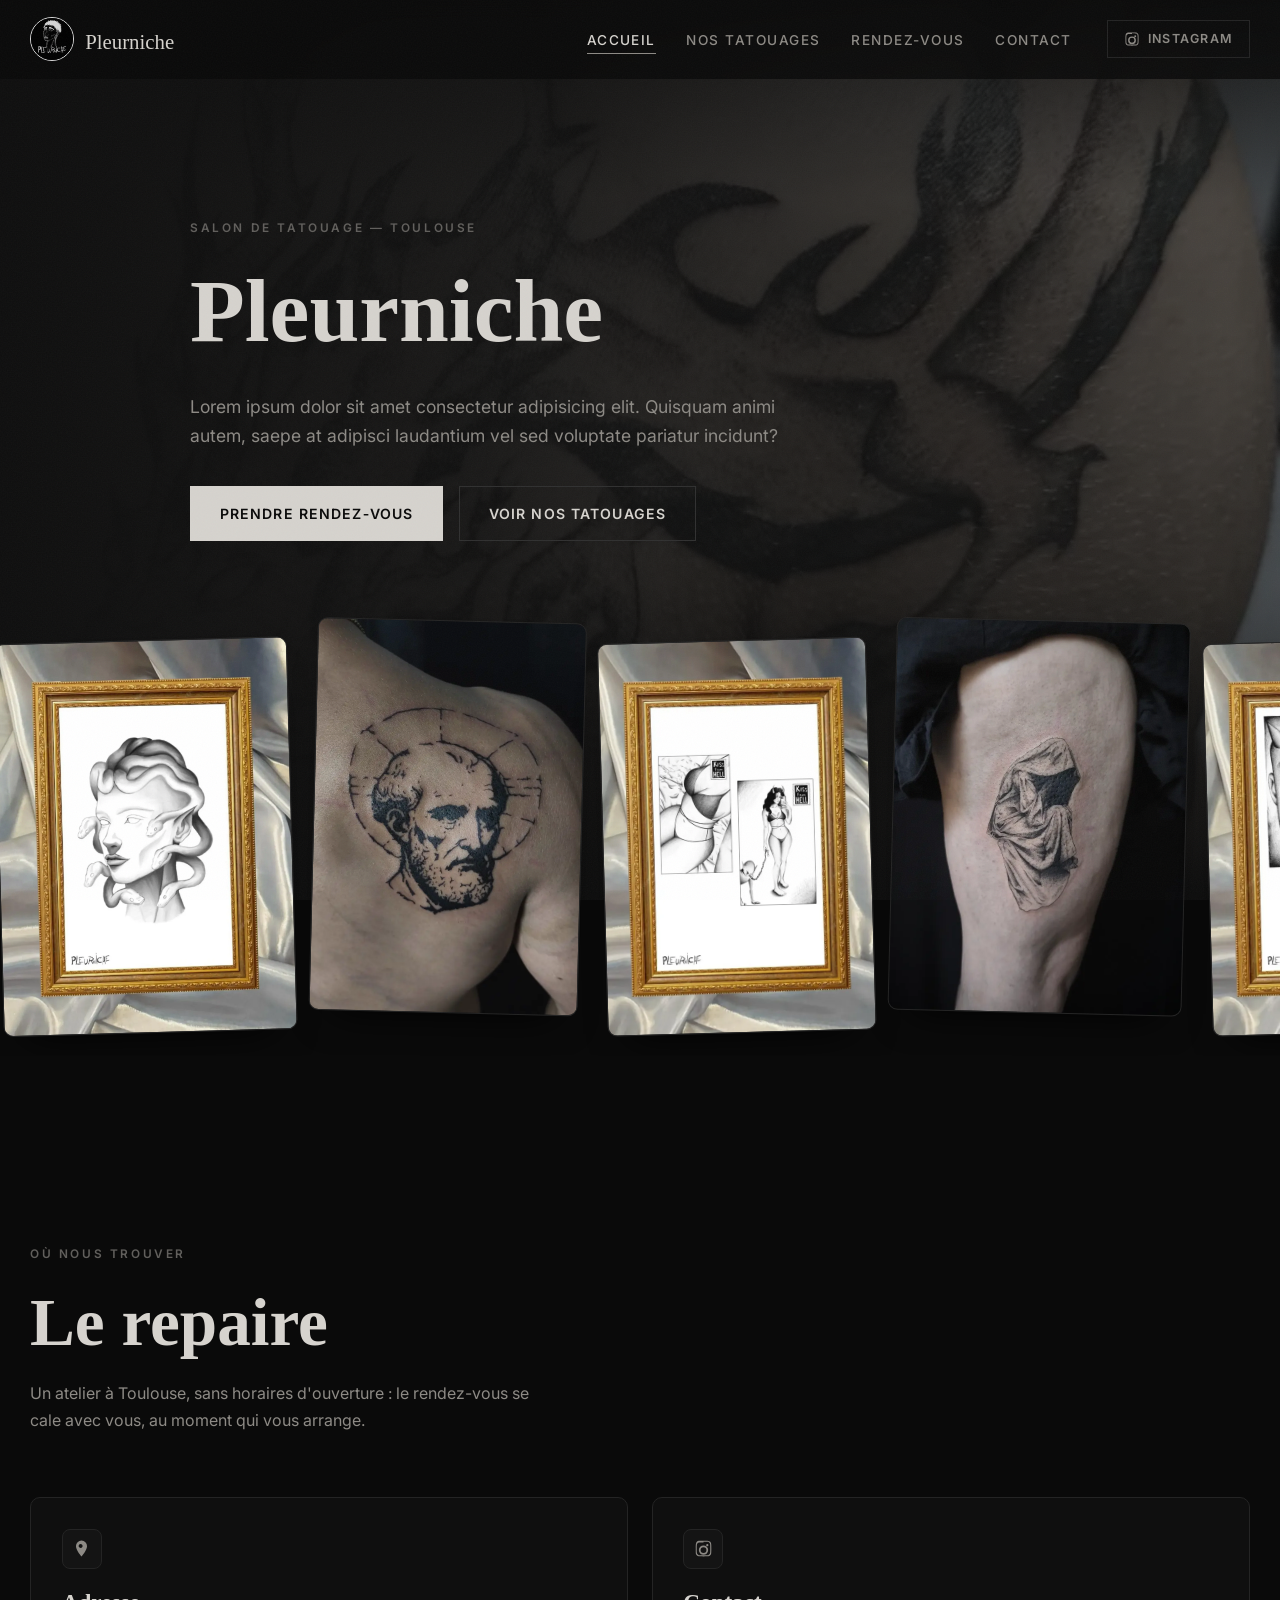
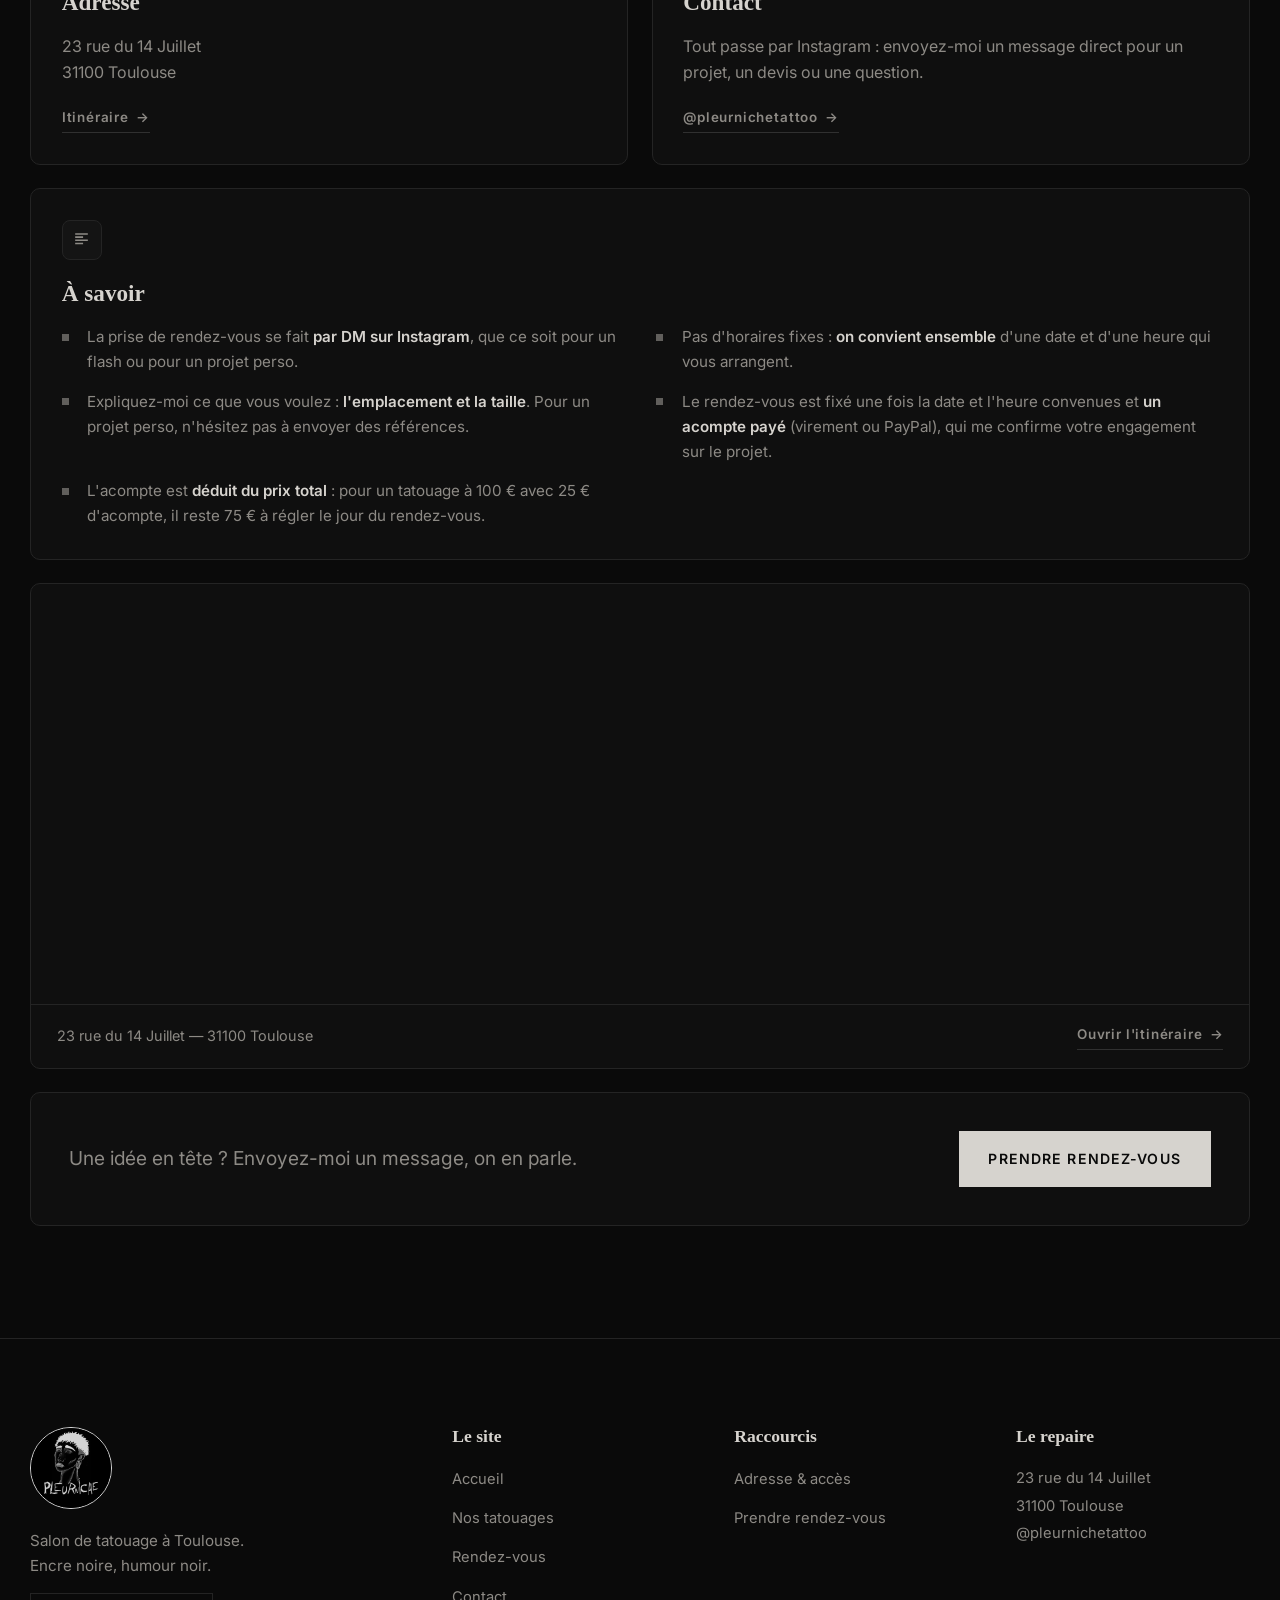
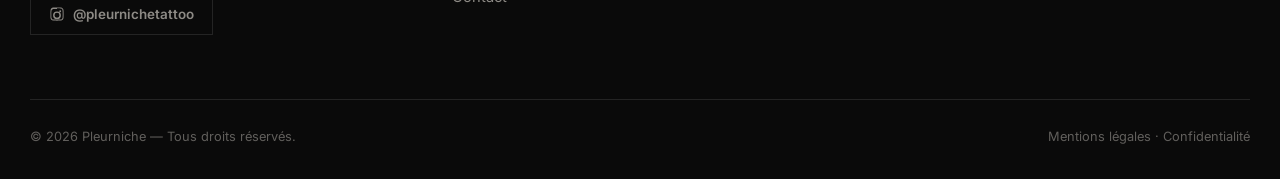
<file: index.html>
<!doctype html>
<html lang="fr">
  <head>
    <meta charset="utf-8" />
    <meta name="viewport" content="width=device-width, initial-scale=1" />
    <title>Pleurniche — Salon de tatouage à Toulouse</title>
    <meta
      name="description"
      content="Pleurniche, salon de tatouage à Toulouse. Projets sur mesure, flash, blackwork et illustratif. Prise de rendez-vous par message."
    />
    <link rel="icon" href="images/logo.jpg" />

    <!-- Polices : titres = Permanent Marker (marqueur, dans l'esprit du logo) / texte = Inter -->
    <link rel="preconnect" href="https://fonts.googleapis.com" />
    <link rel="preconnect" href="https://fonts.gstatic.com" crossorigin />
    <link
      href="https://fonts.googleapis.com/css2?family=Inter:wght@400;500;600;700&family=Permanent+Marker&display=swap"
      rel="stylesheet"
    />

    <link rel="stylesheet" href="css/style.css" />
  </head>
  <body>
    <a class="skip-link" href="#contenu">Aller au contenu</a>

    <!-- ================= HEADER ================= -->
    <header class="header" id="header">
      <div class="header__inner">
        <a class="brand" href="index.html" aria-label="Pleurniche — accueil">
          <img src="images/logo.jpg" alt="" class="brand__logo" />
          <span class="brand__name">Pleurniche</span>
        </a>

        <nav class="nav" id="nav" aria-label="Navigation principale">
          <ul class="nav__list">
            <li>
              <a
                class="nav__link is-active"
                href="index.html"
                aria-current="page"
                >Accueil</a
              >
            </li>
            <li>
              <a class="nav__link" href="tatouages.html">Nos tatouages</a>
            </li>
            <li>
              <a class="nav__link" href="rendez-vous.html">Rendez-vous</a>
            </li>
            <li><a class="nav__link" href="contact.html">Contact</a></li>
          </ul>
          <a
            class="nav__insta"
            href="https://www.instagram.com/pleurnichetattoo/"
            target="_blank"
            rel="noopener"
            aria-label="Instagram de Pleurniche (nouvel onglet)"
          >
            <svg viewBox="0 0 24 24" aria-hidden="true" focusable="false">
              <path
                d="M12 2.2c3.2 0 3.6 0 4.9.07 1.2.05 1.8.25 2.2.42.6.22 1 .48 1.4.9.4.4.7.8.9 1.4.2.4.4 1 .4 2.2.1 1.3.1 1.7.1 4.9s0 3.6-.1 4.9c0 1.2-.2 1.8-.4 2.2-.2.6-.5 1-.9 1.4-.4.4-.8.7-1.4.9-.4.2-1 .4-2.2.4-1.3.1-1.7.1-4.9.1s-3.6 0-4.9-.1c-1.2 0-1.8-.2-2.2-.4-.6-.2-1-.5-1.4-.9-.4-.4-.7-.8-.9-1.4-.2-.4-.4-1-.4-2.2C2.2 15.6 2.2 15.2 2.2 12s0-3.6.1-4.9c0-1.2.2-1.8.4-2.2.2-.6.5-1 .9-1.4.4-.4.8-.7 1.4-.9.4-.2 1-.4 2.2-.4C8.4 2.2 8.8 2.2 12 2.2m0 2.2c-3.1 0-3.5 0-4.7.07-.9 0-1.4.2-1.7.3-.4.2-.7.4-1 .7-.3.3-.5.6-.7 1-.1.3-.3.8-.3 1.7C3.5 8.5 3.5 8.9 3.5 12s0 3.5.1 4.7c0 .9.2 1.4.3 1.7.2.4.4.7.7 1 .3.3.6.5 1 .7.3.1.8.3 1.7.3 1.2.1 1.6.1 4.7.1s3.5 0 4.7-.1c.9 0 1.4-.2 1.7-.3.4-.2.7-.4 1-.7.3-.3.5-.6.7-1 .1-.3.3-.8.3-1.7.1-1.2.1-1.6.1-4.7s0-3.5-.1-4.7c0-.9-.2-1.4-.3-1.7-.2-.4-.4-.7-.7-1-.3-.3-.6-.5-1-.7-.3-.1-.8-.3-1.7-.3-1.2-.1-1.6-.1-4.7-.1zm0 3.7a5.9 5.9 0 1 1 0 11.8 5.9 5.9 0 0 1 0-11.8zm0 2.2a3.7 3.7 0 1 0 0 7.4 3.7 3.7 0 0 0 0-7.4zm6.2-2.5a1.4 1.4 0 1 1-2.8 0 1.4 1.4 0 0 1 2.8 0z"
              />
            </svg>
            <span>Instagram</span>
          </a>
        </nav>

        <button
          class="burger"
          id="burger"
          aria-expanded="false"
          aria-controls="nav"
          aria-label="Ouvrir le menu"
        >
          <span></span><span></span><span></span>
        </button>
      </div>
    </header>

    <main id="contenu">
      <!-- ================= HERO / BANNIÈRE ================= -->
      <section class="hero" id="hero">
        <!-- Visuel de bannière. Placeholder : une pièce du portfolio.
         Pour mettre une photo du salon, remplacez images/hero.webp
         (paysage, ~2000 px de large). L'assombrissement est géré en CSS. -->
        <div class="hero__media" aria-hidden="true">
          <img src="images/hero.webp" alt="" fetchpriority="high" />
        </div>

        <div class="hero__content">
          <p class="kicker">Salon de tatouage — Toulouse</p>
          <h1 class="hero__title">
            <span class="hero__title-line">Pleurniche</span>
          </h1>
          <p class="hero__text">
            Lorem ipsum dolor sit amet consectetur adipisicing elit. Quisquam
            animi autem, saepe at adipisci laudantium vel sed voluptate pariatur
            incidunt?
          </p>
          <div class="hero__actions">
            <a class="btn btn--primary" href="rendez-vous.html"
              >Prendre rendez&#8209;vous</a
            >
            <a class="btn btn--ghost" href="tatouages.html"
              >Voir nos tatouages</a
            >
          </div>
        </div>

        <!-- Bande de réalisations qui déborde hors du cadre, en bas de section -->
        <div
          class="showcase"
          id="showcase"
          role="region"
          tabindex="0"
          aria-label="Nos réalisations — faites glisser pour parcourir"
        >
          <div class="showcase__track" id="showcaseTrack">
            <!-- Visuels : images/realisations/*.webp (portrait conseillé, cadrage
             recentré automatiquement au format 3/4) -->
            <figure class="shot">
              <img
                draggable="false"
                src="images/realisations/tattoo-01.webp"
                alt="Dessin encadré : portrait de Méduse au graphite, serpents autour du visage"
                loading="lazy"
              />
            </figure>
            <figure class="shot">
              <img
                draggable="false"
                src="images/realisations/tattoo-02.webp"
                alt="Tatouage blackwork : visage d'homme barbu auréolé, sur l'omoplate"
                loading="lazy"
              />
            </figure>
            <figure class="shot">
              <img
                draggable="false"
                src="images/realisations/tattoo-03.webp"
                alt="Planche encadrée « Kiss from Hell » : deux vignettes dessinées au graphite"
                loading="lazy"
              />
            </figure>
            <figure class="shot">
              <img
                draggable="false"
                src="images/realisations/tattoo-04.webp"
                alt="Tatouage noir et gris : silhouette drapée, sur la cuisse"
                loading="lazy"
              />
            </figure>
            <figure class="shot">
              <img
                draggable="false"
                src="images/realisations/tattoo-05.webp"
                alt="Planche encadrée : deux visages fantomatiques dessinés au graphite"
                loading="lazy"
              />
            </figure>
            <figure class="shot">
              <img
                draggable="false"
                src="images/realisations/tattoo-06.webp"
                alt="Tatouage noir et gris : cheval au galop, sur le bras"
                loading="lazy"
              />
            </figure>
            <figure class="shot">
              <img
                draggable="false"
                src="images/realisations/tattoo-07.webp"
                alt="Dessin encadré : lune à visage anguleux, graphite"
                loading="lazy"
              />
            </figure>
            <figure class="shot">
              <img
                draggable="false"
                src="images/realisations/tattoo-08.webp"
                alt="Tatouage tribal : dragon sur le pectoral et l'épaule"
                loading="lazy"
              />
            </figure>
          </div>
        </div>
      </section>

      <!-- ================= INFOS / ADRESSE ================= -->
      <section class="infos" id="infos">
        <div class="wrap">
          <header class="section-head reveal">
            <p class="kicker">Où nous trouver</p>
            <h2 class="section-title">Le repaire</h2>
            <p class="section-sub">
              Un atelier à Toulouse, sans horaires d'ouverture : le rendez-vous
              se cale avec vous, au moment qui vous arrange.
            </p>
          </header>

          <div class="infos__grid">
            <article class="card reveal">
              <div class="card__icon" aria-hidden="true">
                <svg viewBox="0 0 24 24">
                  <path
                    d="M12 2a7 7 0 0 1 7 7c0 5-7 13-7 13S5 14 5 9a7 7 0 0 1 7-7zm0 4.5A2.5 2.5 0 1 0 12 11a2.5 2.5 0 0 0 0-4.5z"
                  />
                </svg>
              </div>
              <h3 class="card__title">Adresse</h3>
              <p class="card__text">
                23 rue du 14 Juillet<br />
                31100 Toulouse
              </p>
              <a
                class="link-arrow"
                href="https://www.google.com/maps/dir/?api=1&amp;destination=23+Rue+du+14+Juillet+31100+Toulouse"
                target="_blank"
                rel="noopener"
              >
                Itinéraire <span aria-hidden="true">→</span>
              </a>
            </article>

            <article class="card reveal">
              <div class="card__icon" aria-hidden="true">
                <svg viewBox="0 0 24 24">
                  <path
                    d="M12 2.2c3.2 0 3.6 0 4.9.07 1.2.05 1.8.25 2.2.42.6.22 1 .48 1.4.9.4.4.7.8.9 1.4.2.4.4 1 .4 2.2.1 1.3.1 1.7.1 4.9s0 3.6-.1 4.9c0 1.2-.2 1.8-.4 2.2-.2.6-.5 1-.9 1.4-.4.4-.8.7-1.4.9-.4.2-1 .4-2.2.4-1.3.1-1.7.1-4.9.1s-3.6 0-4.9-.1c-1.2 0-1.8-.2-2.2-.4-.6-.2-1-.5-1.4-.9-.4-.4-.7-.8-.9-1.4-.2-.4-.4-1-.4-2.2C2.2 15.6 2.2 15.2 2.2 12s0-3.6.1-4.9c0-1.2.2-1.8.4-2.2.2-.6.5-1 .9-1.4.4-.4.8-.7 1.4-.9.4-.2 1-.4 2.2-.4C8.4 2.2 8.8 2.2 12 2.2m0 2.2c-3.1 0-3.5 0-4.7.07-.9 0-1.4.2-1.7.3-.4.2-.7.4-1 .7-.3.3-.5.6-.7 1-.1.3-.3.8-.3 1.7C3.5 8.5 3.5 8.9 3.5 12s0 3.5.1 4.7c0 .9.2 1.4.3 1.7.2.4.4.7.7 1 .3.3.6.5 1 .7.3.1.8.3 1.7.3 1.2.1 1.6.1 4.7.1s3.5 0 4.7-.1c.9 0 1.4-.2 1.7-.3.4-.2.7-.4 1-.7.3-.3.5-.6.7-1 .1-.3.3-.8.3-1.7.1-1.2.1-1.6.1-4.7s0-3.5-.1-4.7c0-.9-.2-1.4-.3-1.7-.2-.4-.4-.7-.7-1-.3-.3-.6-.5-1-.7-.3-.1-.8-.3-1.7-.3-1.2-.1-1.6-.1-4.7-.1zm0 3.7a5.9 5.9 0 1 1 0 11.8 5.9 5.9 0 0 1 0-11.8zm0 2.2a3.7 3.7 0 1 0 0 7.4 3.7 3.7 0 0 0 0-7.4zm6.2-2.5a1.4 1.4 0 1 1-2.8 0 1.4 1.4 0 0 1 2.8 0z"
                  />
                </svg>
              </div>
              <h3 class="card__title">Contact</h3>
              <p class="card__text">
                <!-- Téléphone et e-mail retirés pour l'instant. -->
                Tout passe par Instagram : envoyez-moi un message direct pour un
                projet, un devis ou une question.
              </p>
              <a
                class="link-arrow"
                href="https://www.instagram.com/pleurnichetattoo/"
                target="_blank"
                rel="noopener"
              >
                @pleurnichetattoo <span aria-hidden="true">→</span>
              </a>
            </article>

            <article class="card card--wide reveal">
              <div class="card__icon" aria-hidden="true">
                <svg viewBox="0 0 24 24">
                  <path d="M4 4h16v2H4zm0 4h10v2H4zm0 4h16v2H4zm0 4h10v2H4z" />
                </svg>
              </div>
              <h3 class="card__title">À savoir</h3>
              <ul class="checks">
                <li>
                  La prise de rendez-vous se fait <b>par DM sur Instagram</b>,
                  que ce soit pour un flash ou pour un projet perso.
                </li>
                <li>
                  Pas d'horaires fixes : <b>on convient ensemble</b> d'une date
                  et d'une heure qui vous arrangent.
                </li>
                <li>
                  Expliquez-moi ce que vous voulez :
                  <b>l'emplacement et la taille</b>. Pour un projet perso,
                  n'hésitez pas à envoyer des références.
                </li>
                <li>
                  Le rendez-vous est fixé une fois la date et l'heure convenues
                  et <b>un acompte payé</b> (virement ou PayPal), qui me
                  confirme votre engagement sur le projet.
                </li>
                <li>
                  L'acompte est <b>déduit du prix total</b> : pour un tatouage à
                  100 € avec 25 € d'acompte, il reste 75 € à régler le jour du
                  rendez-vous.
                </li>
              </ul>
            </article>
          </div>

          <!-- Carte Google Maps, couleurs d'origine.
           Le filtre CSS (.map iframe) ne fait que les adoucir très légèrement. -->
          <figure class="map reveal">
            <iframe
              src="https://www.google.com/maps?q=23%20Rue%20du%2014%20Juillet%2C%2031100%20Toulouse&amp;z=16&amp;output=embed"
              title="Carte : 23 rue du 14 Juillet, 31100 Toulouse"
              loading="lazy"
              referrerpolicy="no-referrer-when-downgrade"
              allowfullscreen
            ></iframe>
            <figcaption>
              <span>23 rue du 14 Juillet — 31100 Toulouse</span>
              <a
                class="link-arrow"
                href="https://www.google.com/maps/dir/?api=1&amp;destination=23+Rue+du+14+Juillet+31100+Toulouse"
                target="_blank"
                rel="noopener"
              >
                Ouvrir l'itinéraire <span aria-hidden="true">→</span>
              </a>
            </figcaption>
          </figure>

          <div class="cta reveal">
            <p>Une idée en tête&nbsp;? Envoyez-moi un message, on en parle.</p>
            <a class="btn btn--primary" href="rendez-vous.html"
              >Prendre rendez-vous</a
            >
          </div>
        </div>
      </section>
    </main>

    <!-- ================= FOOTER ================= -->
    <footer class="footer">
      <div class="wrap footer__grid">
        <div class="footer__brand">
          <img src="images/logo.jpg" alt="" class="footer__logo" />
          <p class="footer__baseline">
            Salon de tatouage à Toulouse.<br />Encre noire, humour noir.
          </p>
          <a
            class="insta-pill"
            href="https://www.instagram.com/pleurnichetattoo/"
            target="_blank"
            rel="noopener"
          >
            <svg viewBox="0 0 24 24" aria-hidden="true">
              <path
                d="M12 2.2c3.2 0 3.6 0 4.9.07 1.2.05 1.8.25 2.2.42.6.22 1 .48 1.4.9.4.4.7.8.9 1.4.2.4.4 1 .4 2.2.1 1.3.1 1.7.1 4.9s0 3.6-.1 4.9c0 1.2-.2 1.8-.4 2.2-.2.6-.5 1-.9 1.4-.4.4-.8.7-1.4.9-.4.2-1 .4-2.2.4-1.3.1-1.7.1-4.9.1s-3.6 0-4.9-.1c-1.2 0-1.8-.2-2.2-.4-.6-.2-1-.5-1.4-.9-.4-.4-.7-.8-.9-1.4-.2-.4-.4-1-.4-2.2C2.2 15.6 2.2 15.2 2.2 12s0-3.6.1-4.9c0-1.2.2-1.8.4-2.2.2-.6.5-1 .9-1.4.4-.4.8-.7 1.4-.9.4-.2 1-.4 2.2-.4C8.4 2.2 8.8 2.2 12 2.2m0 2.2c-3.1 0-3.5 0-4.7.07-.9 0-1.4.2-1.7.3-.4.2-.7.4-1 .7-.3.3-.5.6-.7 1-.1.3-.3.8-.3 1.7C3.5 8.5 3.5 8.9 3.5 12s0 3.5.1 4.7c0 .9.2 1.4.3 1.7.2.4.4.7.7 1 .3.3.6.5 1 .7.3.1.8.3 1.7.3 1.2.1 1.6.1 4.7.1s3.5 0 4.7-.1c.9 0 1.4-.2 1.7-.3.4-.2.7-.4 1-.7.3-.3.5-.6.7-1 .1-.3.3-.8.3-1.7.1-1.2.1-1.6.1-4.7s0-3.5-.1-4.7c0-.9-.2-1.4-.3-1.7-.2-.4-.4-.7-.7-1-.3-.3-.6-.5-1-.7-.3-.1-.8-.3-1.7-.3-1.2-.1-1.6-.1-4.7-.1zm0 3.7a5.9 5.9 0 1 1 0 11.8 5.9 5.9 0 0 1 0-11.8zm0 2.2a3.7 3.7 0 1 0 0 7.4 3.7 3.7 0 0 0 0-7.4zm6.2-2.5a1.4 1.4 0 1 1-2.8 0 1.4 1.4 0 0 1 2.8 0z"
              />
            </svg>
            @pleurnichetattoo
          </a>
        </div>

        <nav class="footer__col" aria-label="Pages du site">
          <h3>Le site</h3>
          <ul>
            <li><a href="index.html">Accueil</a></li>
            <li><a href="tatouages.html">Nos tatouages</a></li>
            <li><a href="rendez-vous.html">Rendez-vous</a></li>
            <li><a href="contact.html">Contact</a></li>
          </ul>
        </nav>

        <nav class="footer__col" aria-label="Raccourcis">
          <h3>Raccourcis</h3>
          <ul>
            <li><a href="contact.html#adresse">Adresse &amp; accès</a></li>
            <li><a href="rendez-vous.html">Prendre rendez-vous</a></li>
          </ul>
        </nav>

        <div class="footer__col">
          <h3>Le repaire</h3>
          <address>
            23 rue du 14 Juillet<br />
            31100 Toulouse<br />
            <a
              href="https://www.instagram.com/pleurnichetattoo/"
              target="_blank"
              rel="noopener"
              >@pleurnichetattoo</a
            >
          </address>
        </div>
      </div>

      <div class="wrap footer__bottom">
        <p>© <span id="year">2026</span> Pleurniche — Tous droits réservés.</p>
        <p class="footer__legal">
          <a href="#">Mentions légales</a> · <a href="#">Confidentialité</a>
        </p>
      </div>
    </footer>

    <script src="js/main.js"></script>
  </body>
</html>
</file>
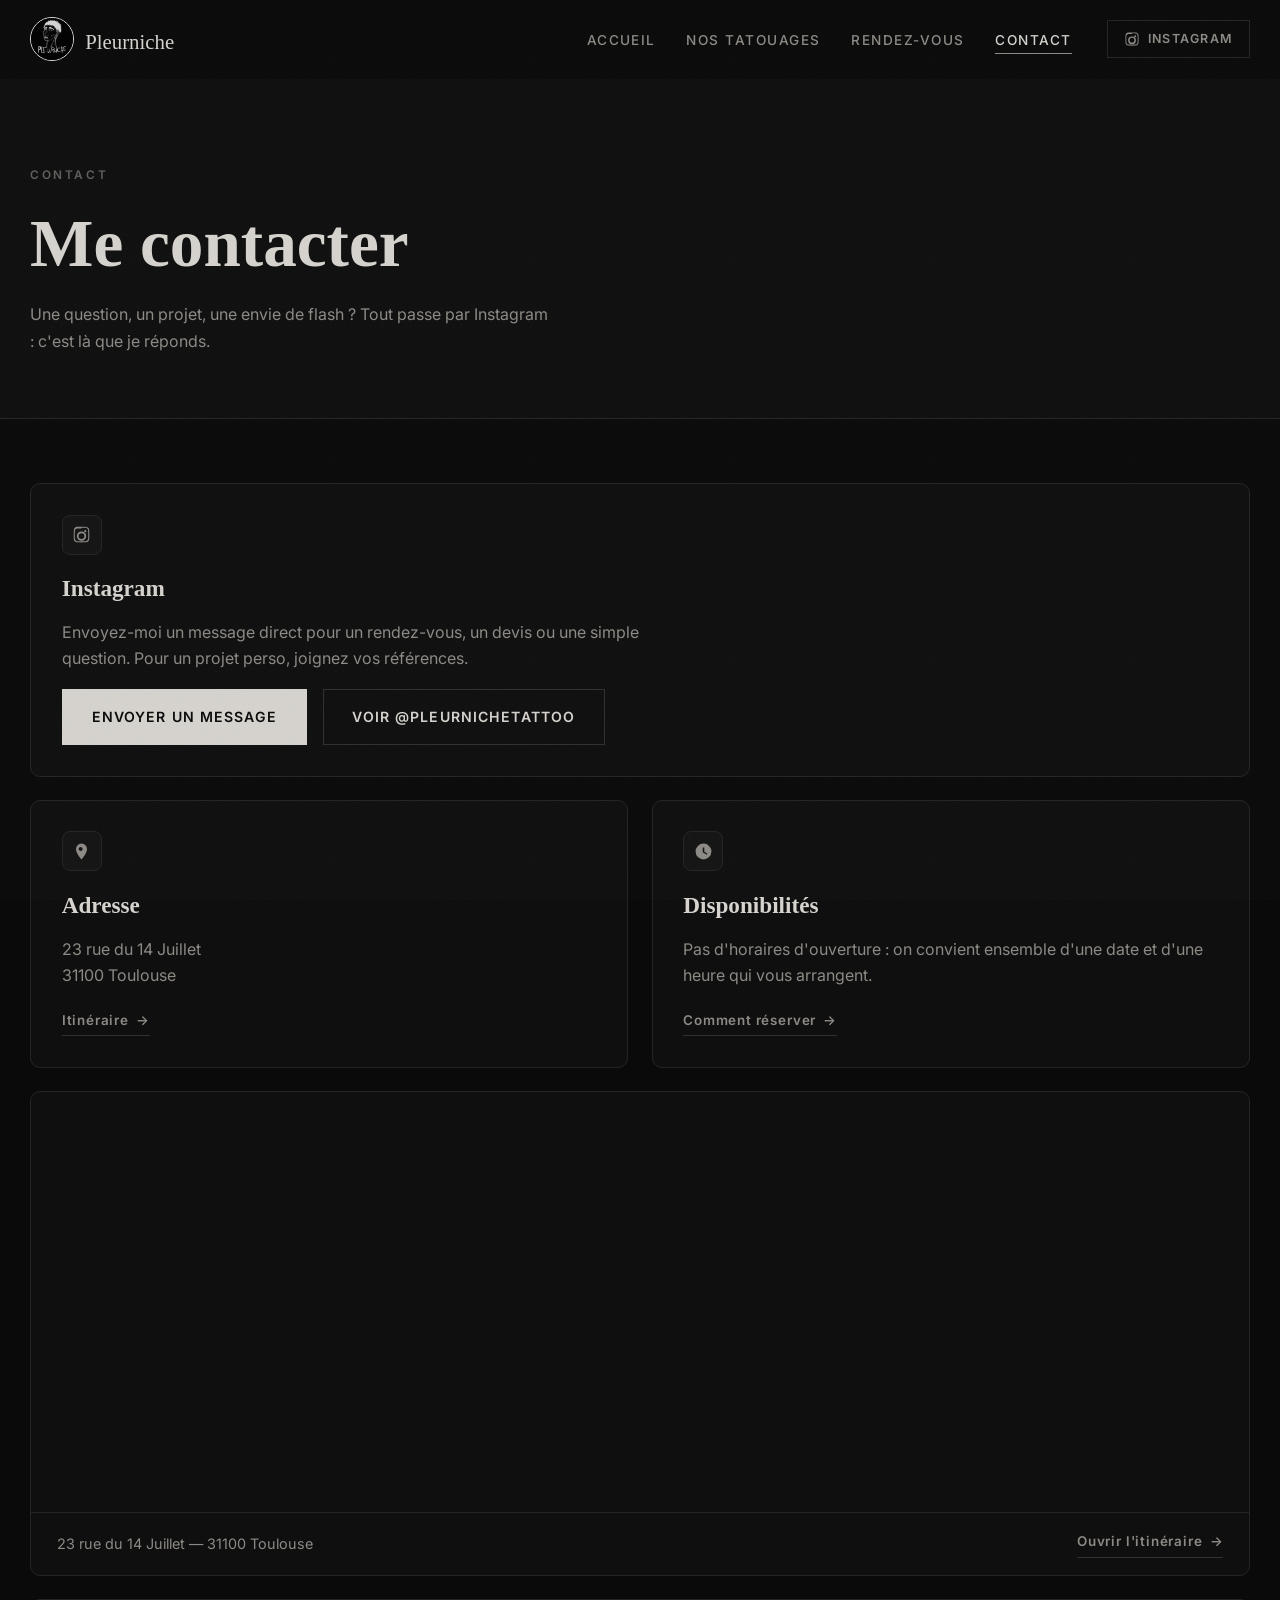
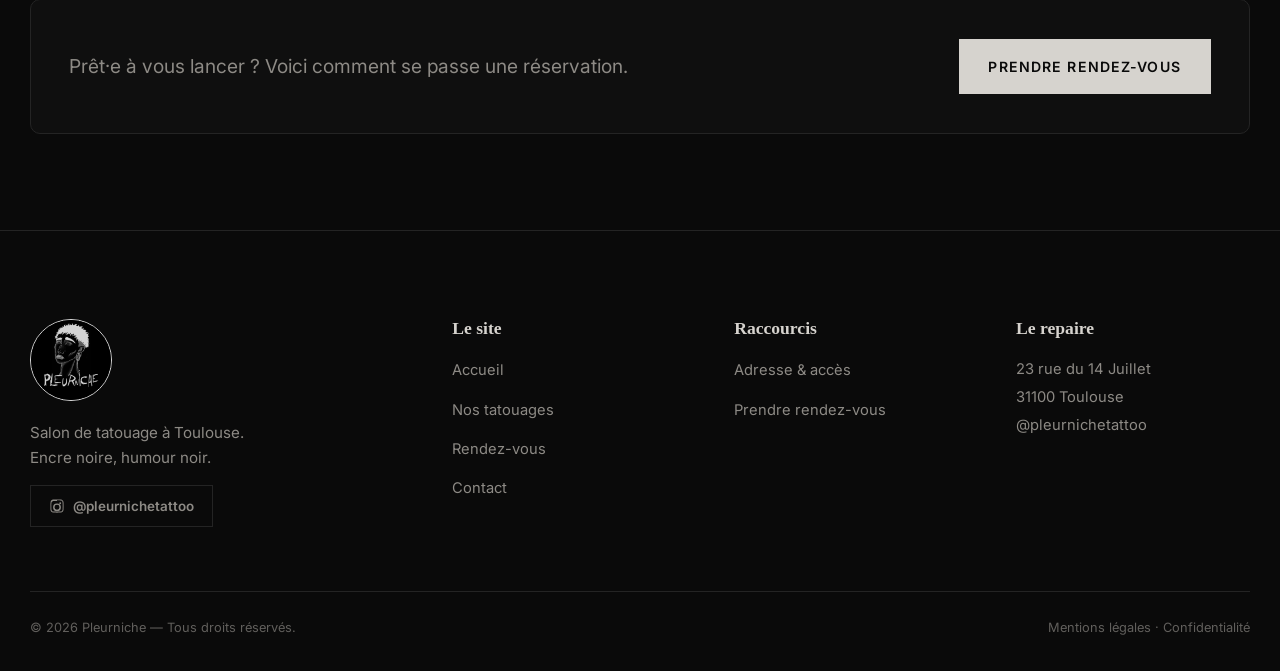
<file: contact.html>
<!doctype html>
<html lang="fr">
  <head>
    <meta charset="utf-8" />
    <meta name="viewport" content="width=device-width, initial-scale=1" />
    <title>Contact — Pleurniche, tatouage à Toulouse</title>
    <meta
      name="description"
      content="Contacter Pleurniche, tatoueuse à Toulouse : message sur Instagram (@pleurnichetattoo), adresse et plan d'accès."
    />
    <link rel="icon" href="images/logo.jpg" />

    <!-- Polices : titres = Permanent Marker (marqueur, dans l'esprit du logo) / texte = Inter -->
    <link rel="preconnect" href="https://fonts.googleapis.com" />
    <link rel="preconnect" href="https://fonts.gstatic.com" crossorigin />
    <link
      href="https://fonts.googleapis.com/css2?family=Inter:wght@400;500;600;700&family=Permanent+Marker&display=swap"
      rel="stylesheet"
    />

    <link rel="stylesheet" href="css/style.css" />
  </head>
  <body>
    <a class="skip-link" href="#contenu">Aller au contenu</a>

    <!-- ================= HEADER ================= -->
    <header class="header" id="header">
      <div class="header__inner">
        <a class="brand" href="index.html" aria-label="Pleurniche — accueil">
          <img src="images/logo.jpg" alt="" class="brand__logo" />
          <span class="brand__name">Pleurniche</span>
        </a>

        <nav class="nav" id="nav" aria-label="Navigation principale">
          <ul class="nav__list">
            <li>
<a class="nav__link" href="index.html">Accueil</a>
            </li>
            <li>
              <a class="nav__link" href="tatouages.html">Nos tatouages</a>
            </li>
            <li>
              <a class="nav__link" href="rendez-vous.html">Rendez-vous</a>
            </li>
            <li><a
                class="nav__link is-active"
                href="contact.html"
                aria-current="page"
                >Contact</a
              ></li>
          </ul>
          <a
            class="nav__insta"
            href="https://www.instagram.com/pleurnichetattoo/"
            target="_blank"
            rel="noopener"
            aria-label="Instagram de Pleurniche (nouvel onglet)"
          >
            <svg viewBox="0 0 24 24" aria-hidden="true" focusable="false">
              <path
                d="M12 2.2c3.2 0 3.6 0 4.9.07 1.2.05 1.8.25 2.2.42.6.22 1 .48 1.4.9.4.4.7.8.9 1.4.2.4.4 1 .4 2.2.1 1.3.1 1.7.1 4.9s0 3.6-.1 4.9c0 1.2-.2 1.8-.4 2.2-.2.6-.5 1-.9 1.4-.4.4-.8.7-1.4.9-.4.2-1 .4-2.2.4-1.3.1-1.7.1-4.9.1s-3.6 0-4.9-.1c-1.2 0-1.8-.2-2.2-.4-.6-.2-1-.5-1.4-.9-.4-.4-.7-.8-.9-1.4-.2-.4-.4-1-.4-2.2C2.2 15.6 2.2 15.2 2.2 12s0-3.6.1-4.9c0-1.2.2-1.8.4-2.2.2-.6.5-1 .9-1.4.4-.4.8-.7 1.4-.9.4-.2 1-.4 2.2-.4C8.4 2.2 8.8 2.2 12 2.2m0 2.2c-3.1 0-3.5 0-4.7.07-.9 0-1.4.2-1.7.3-.4.2-.7.4-1 .7-.3.3-.5.6-.7 1-.1.3-.3.8-.3 1.7C3.5 8.5 3.5 8.9 3.5 12s0 3.5.1 4.7c0 .9.2 1.4.3 1.7.2.4.4.7.7 1 .3.3.6.5 1 .7.3.1.8.3 1.7.3 1.2.1 1.6.1 4.7.1s3.5 0 4.7-.1c.9 0 1.4-.2 1.7-.3.4-.2.7-.4 1-.7.3-.3.5-.6.7-1 .1-.3.3-.8.3-1.7.1-1.2.1-1.6.1-4.7s0-3.5-.1-4.7c0-.9-.2-1.4-.3-1.7-.2-.4-.4-.7-.7-1-.3-.3-.6-.5-1-.7-.3-.1-.8-.3-1.7-.3-1.2-.1-1.6-.1-4.7-.1zm0 3.7a5.9 5.9 0 1 1 0 11.8 5.9 5.9 0 0 1 0-11.8zm0 2.2a3.7 3.7 0 1 0 0 7.4 3.7 3.7 0 0 0 0-7.4zm6.2-2.5a1.4 1.4 0 1 1-2.8 0 1.4 1.4 0 0 1 2.8 0z"
              />
            </svg>
            <span>Instagram</span>
          </a>
        </nav>

        <button
          class="burger"
          id="burger"
          aria-expanded="false"
          aria-controls="nav"
          aria-label="Ouvrir le menu"
        >
          <span></span><span></span><span></span>
        </button>
      </div>
    </header>

    <main id="contenu">
      <!-- ================= EN-TÊTE DE PAGE ================= -->
      <section class="page-head">
        <div class="wrap">
          <p class="kicker">Contact</p>
          <h1 class="section-title">Me contacter</h1>
          <p class="section-sub">
            Une question, un projet, une envie de flash&nbsp;? Tout passe par
            Instagram : c'est là que je réponds.
          </p>
        </div>
      </section>

      <section class="page-section">
        <div class="wrap">
          <div class="infos__grid">
            <!-- Téléphone et e-mail : à ajouter ici si la tatoueuse le souhaite -->
            <article class="card card--wide contact-insta reveal">
              <div class="card__icon" aria-hidden="true"><svg viewBox="0 0 24 24" aria-hidden="true"><path d="M12 2.2c3.2 0 3.6 0 4.9.07 1.2.05 1.8.25 2.2.42.6.22 1 .48 1.4.9.4.4.7.8.9 1.4.2.4.4 1 .4 2.2.1 1.3.1 1.7.1 4.9s0 3.6-.1 4.9c0 1.2-.2 1.8-.4 2.2-.2.6-.5 1-.9 1.4-.4.4-.8.7-1.4.9-.4.2-1 .4-2.2.4-1.3.1-1.7.1-4.9.1s-3.6 0-4.9-.1c-1.2 0-1.8-.2-2.2-.4-.6-.2-1-.5-1.4-.9-.4-.4-.7-.8-.9-1.4-.2-.4-.4-1-.4-2.2C2.2 15.6 2.2 15.2 2.2 12s0-3.6.1-4.9c0-1.2.2-1.8.4-2.2.2-.6.5-1 .9-1.4.4-.4.8-.7 1.4-.9.4-.2 1-.4 2.2-.4C8.4 2.2 8.8 2.2 12 2.2m0 2.2c-3.1 0-3.5 0-4.7.07-.9 0-1.4.2-1.7.3-.4.2-.7.4-1 .7-.3.3-.5.6-.7 1-.1.3-.3.8-.3 1.7C3.5 8.5 3.5 8.9 3.5 12s0 3.5.1 4.7c0 .9.2 1.4.3 1.7.2.4.4.7.7 1 .3.3.6.5 1 .7.3.1.8.3 1.7.3 1.2.1 1.6.1 4.7.1s3.5 0 4.7-.1c.9 0 1.4-.2 1.7-.3.4-.2.7-.4 1-.7.3-.3.5-.6.7-1 .1-.3.3-.8.3-1.7.1-1.2.1-1.6.1-4.7s0-3.5-.1-4.7c0-.9-.2-1.4-.3-1.7-.2-.4-.4-.7-.7-1-.3-.3-.6-.5-1-.7-.3-.1-.8-.3-1.7-.3-1.2-.1-1.6-.1-4.7-.1zm0 3.7a5.9 5.9 0 1 1 0 11.8 5.9 5.9 0 0 1 0-11.8zm0 2.2a3.7 3.7 0 1 0 0 7.4 3.7 3.7 0 0 0 0-7.4zm6.2-2.5a1.4 1.4 0 1 1-2.8 0 1.4 1.4 0 0 1 2.8 0z"/></svg></div>
              <h2 class="card__title">Instagram</h2>
              <p class="card__text">
                Envoyez-moi un message direct pour un rendez-vous, un devis ou une
                simple question. Pour un projet perso, joignez vos références.
              </p>
              <div class="contact-insta__actions">
                <a class="btn btn--primary" href="https://ig.me/m/pleurnichetattoo" target="_blank" rel="noopener">
                  Envoyer un message
                </a>
                <a class="btn btn--ghost" href="https://www.instagram.com/pleurnichetattoo/" target="_blank" rel="noopener">
                  Voir @pleurnichetattoo
                </a>
              </div>
            </article>

            <article class="card reveal" id="adresse">
              <div class="card__icon" aria-hidden="true"><svg viewBox="0 0 24 24" aria-hidden="true"><path d="M12 2a7 7 0 0 1 7 7c0 5-7 13-7 13S5 14 5 9a7 7 0 0 1 7-7zm0 4.5A2.5 2.5 0 1 0 12 11a2.5 2.5 0 0 0 0-4.5z"/></svg></div>
              <h2 class="card__title">Adresse</h2>
              <p class="card__text">
                23 rue du 14 Juillet<br />
                31100 Toulouse
              </p>
              <a class="link-arrow" href="https://www.google.com/maps/dir/?api=1&amp;destination=23+Rue+du+14+Juillet+31100+Toulouse" target="_blank" rel="noopener">
                Itinéraire <span aria-hidden="true">→</span>
              </a>
            </article>

            <article class="card reveal">
              <div class="card__icon" aria-hidden="true"><svg viewBox="0 0 24 24" aria-hidden="true"><path d="M12 2a10 10 0 1 0 0 20 10 10 0 0 0 0-20zm1 5v5.3l4 2.4-.8 1.3-5.2-3.1V7z"/></svg></div>
              <h2 class="card__title">Disponibilités</h2>
              <p class="card__text">
                Pas d'horaires d'ouverture : on convient ensemble d'une date et
                d'une heure qui vous arrangent.
              </p>
              <a class="link-arrow" href="rendez-vous.html">
                Comment réserver <span aria-hidden="true">→</span>
              </a>
            </article>
          </div>

          <figure class="map reveal">
            <iframe
              src="https://www.google.com/maps?q=23%20Rue%20du%2014%20Juillet%2C%2031100%20Toulouse&amp;z=16&amp;output=embed"
              title="Carte : 23 rue du 14 Juillet, 31100 Toulouse"
              loading="lazy"
              referrerpolicy="no-referrer-when-downgrade"
              allowfullscreen
            ></iframe>
            <figcaption>
              <span>23 rue du 14 Juillet — 31100 Toulouse</span>
              <a class="link-arrow" href="https://www.google.com/maps/dir/?api=1&amp;destination=23+Rue+du+14+Juillet+31100+Toulouse" target="_blank" rel="noopener">
                Ouvrir l'itinéraire <span aria-hidden="true">→</span>
              </a>
            </figcaption>
          </figure>

          <div class="cta reveal">
            <p>Prêt·e à vous lancer&nbsp;? Voici comment se passe une réservation.</p>
            <a class="btn btn--primary" href="rendez-vous.html">Prendre rendez-vous</a>
          </div>
        </div>
      </section>
    </main>


    <!-- ================= FOOTER ================= -->
    <footer class="footer">
      <div class="wrap footer__grid">
        <div class="footer__brand">
          <img src="images/logo.jpg" alt="" class="footer__logo" />
          <p class="footer__baseline">
            Salon de tatouage à Toulouse.<br />Encre noire, humour noir.
          </p>
          <a
            class="insta-pill"
            href="https://www.instagram.com/pleurnichetattoo/"
            target="_blank"
            rel="noopener"
          >
            <svg viewBox="0 0 24 24" aria-hidden="true">
              <path
                d="M12 2.2c3.2 0 3.6 0 4.9.07 1.2.05 1.8.25 2.2.42.6.22 1 .48 1.4.9.4.4.7.8.9 1.4.2.4.4 1 .4 2.2.1 1.3.1 1.7.1 4.9s0 3.6-.1 4.9c0 1.2-.2 1.8-.4 2.2-.2.6-.5 1-.9 1.4-.4.4-.8.7-1.4.9-.4.2-1 .4-2.2.4-1.3.1-1.7.1-4.9.1s-3.6 0-4.9-.1c-1.2 0-1.8-.2-2.2-.4-.6-.2-1-.5-1.4-.9-.4-.4-.7-.8-.9-1.4-.2-.4-.4-1-.4-2.2C2.2 15.6 2.2 15.2 2.2 12s0-3.6.1-4.9c0-1.2.2-1.8.4-2.2.2-.6.5-1 .9-1.4.4-.4.8-.7 1.4-.9.4-.2 1-.4 2.2-.4C8.4 2.2 8.8 2.2 12 2.2m0 2.2c-3.1 0-3.5 0-4.7.07-.9 0-1.4.2-1.7.3-.4.2-.7.4-1 .7-.3.3-.5.6-.7 1-.1.3-.3.8-.3 1.7C3.5 8.5 3.5 8.9 3.5 12s0 3.5.1 4.7c0 .9.2 1.4.3 1.7.2.4.4.7.7 1 .3.3.6.5 1 .7.3.1.8.3 1.7.3 1.2.1 1.6.1 4.7.1s3.5 0 4.7-.1c.9 0 1.4-.2 1.7-.3.4-.2.7-.4 1-.7.3-.3.5-.6.7-1 .1-.3.3-.8.3-1.7.1-1.2.1-1.6.1-4.7s0-3.5-.1-4.7c0-.9-.2-1.4-.3-1.7-.2-.4-.4-.7-.7-1-.3-.3-.6-.5-1-.7-.3-.1-.8-.3-1.7-.3-1.2-.1-1.6-.1-4.7-.1zm0 3.7a5.9 5.9 0 1 1 0 11.8 5.9 5.9 0 0 1 0-11.8zm0 2.2a3.7 3.7 0 1 0 0 7.4 3.7 3.7 0 0 0 0-7.4zm6.2-2.5a1.4 1.4 0 1 1-2.8 0 1.4 1.4 0 0 1 2.8 0z"
              />
            </svg>
            @pleurnichetattoo
          </a>
        </div>

        <nav class="footer__col" aria-label="Pages du site">
          <h3>Le site</h3>
          <ul>
            <li><a href="index.html">Accueil</a></li>
            <li><a href="tatouages.html">Nos tatouages</a></li>
            <li><a href="rendez-vous.html">Rendez-vous</a></li>
            <li><a href="contact.html">Contact</a></li>
          </ul>
        </nav>

        <nav class="footer__col" aria-label="Raccourcis">
          <h3>Raccourcis</h3>
          <ul>
            <li><a href="contact.html#adresse">Adresse &amp; accès</a></li>
            <li><a href="rendez-vous.html">Prendre rendez-vous</a></li>
          </ul>
        </nav>

        <div class="footer__col">
          <h3>Le repaire</h3>
          <address>
            23 rue du 14 Juillet<br />
            31100 Toulouse<br />
            <a
              href="https://www.instagram.com/pleurnichetattoo/"
              target="_blank"
              rel="noopener"
              >@pleurnichetattoo</a
            >
          </address>
        </div>
      </div>

      <div class="wrap footer__bottom">
        <p>© <span id="year">2026</span> Pleurniche — Tous droits réservés.</p>
        <p class="footer__legal">
          <a href="#">Mentions légales</a> · <a href="#">Confidentialité</a>
        </p>
      </div>
    </footer>

    <script src="js/main.js"></script>
  </body>
</html>
</file>
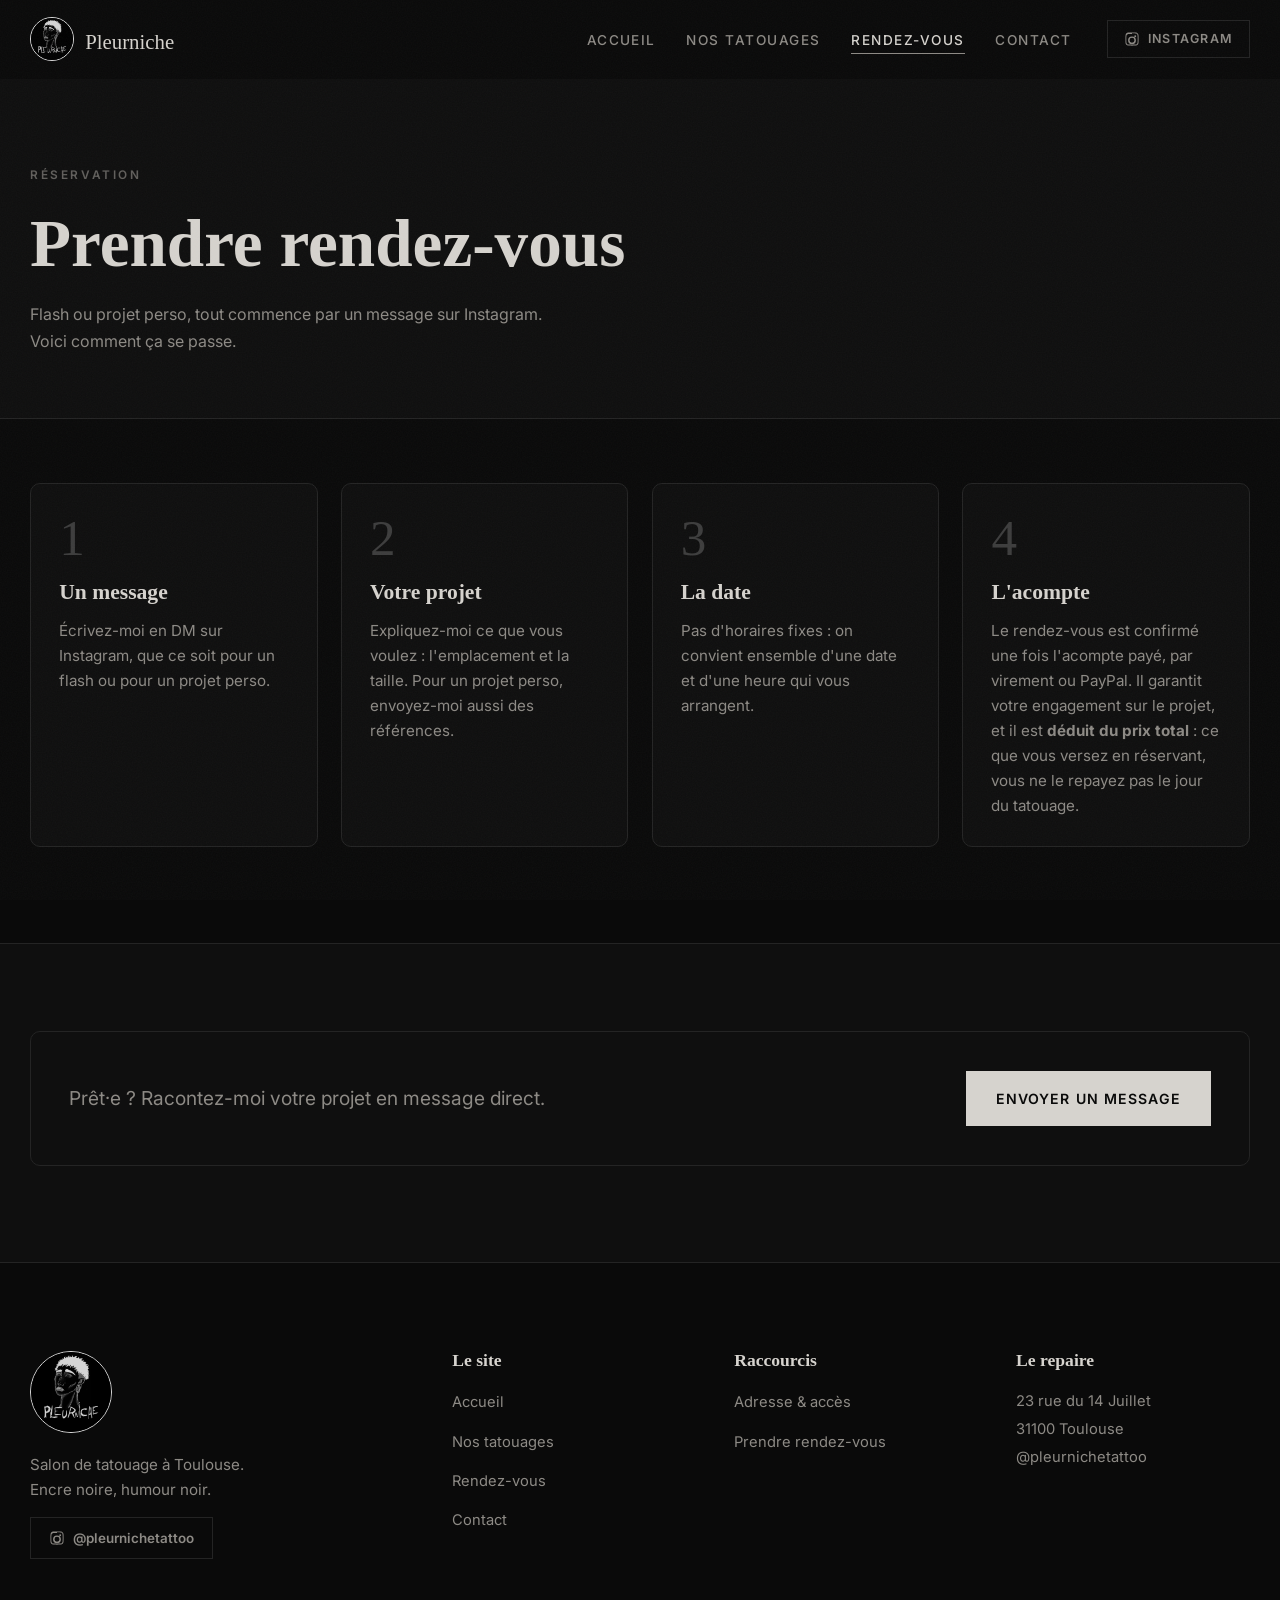
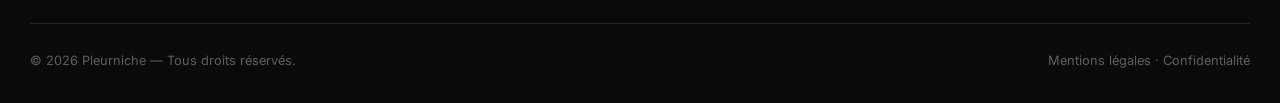
<file: rendez-vous.html>
<!doctype html>
<html lang="fr">
  <head>
    <meta charset="utf-8" />
    <meta name="viewport" content="width=device-width, initial-scale=1" />
    <title>Rendez-vous — Pleurniche, tatouage à Toulouse</title>
    <meta
      name="description"
      content="Réserver un tatouage chez Pleurniche à Toulouse : message sur Instagram, description du projet, date convenue ensemble et acompte déduit du prix."
    />
    <link rel="icon" href="images/logo.jpg" />

    <!-- Polices : titres = Permanent Marker (marqueur, dans l'esprit du logo) / texte = Inter -->
    <link rel="preconnect" href="https://fonts.googleapis.com" />
    <link rel="preconnect" href="https://fonts.gstatic.com" crossorigin />
    <link
      href="https://fonts.googleapis.com/css2?family=Inter:wght@400;500;600;700&family=Permanent+Marker&display=swap"
      rel="stylesheet"
    />

    <link rel="stylesheet" href="css/style.css" />
  </head>
  <body>
    <a class="skip-link" href="#contenu">Aller au contenu</a>

    <!-- ================= HEADER ================= -->
    <header class="header" id="header">
      <div class="header__inner">
        <a class="brand" href="index.html" aria-label="Pleurniche — accueil">
          <img src="images/logo.jpg" alt="" class="brand__logo" />
          <span class="brand__name">Pleurniche</span>
        </a>

        <nav class="nav" id="nav" aria-label="Navigation principale">
          <ul class="nav__list">
            <li>
<a class="nav__link" href="index.html">Accueil</a>
            </li>
            <li>
              <a class="nav__link" href="tatouages.html">Nos tatouages</a>
            </li>
            <li>
              <a
                class="nav__link is-active"
                href="rendez-vous.html"
                aria-current="page"
                >Rendez-vous</a
              >
            </li>
            <li><a class="nav__link" href="contact.html">Contact</a></li>
          </ul>
          <a
            class="nav__insta"
            href="https://www.instagram.com/pleurnichetattoo/"
            target="_blank"
            rel="noopener"
            aria-label="Instagram de Pleurniche (nouvel onglet)"
          >
            <svg viewBox="0 0 24 24" aria-hidden="true" focusable="false">
              <path
                d="M12 2.2c3.2 0 3.6 0 4.9.07 1.2.05 1.8.25 2.2.42.6.22 1 .48 1.4.9.4.4.7.8.9 1.4.2.4.4 1 .4 2.2.1 1.3.1 1.7.1 4.9s0 3.6-.1 4.9c0 1.2-.2 1.8-.4 2.2-.2.6-.5 1-.9 1.4-.4.4-.8.7-1.4.9-.4.2-1 .4-2.2.4-1.3.1-1.7.1-4.9.1s-3.6 0-4.9-.1c-1.2 0-1.8-.2-2.2-.4-.6-.2-1-.5-1.4-.9-.4-.4-.7-.8-.9-1.4-.2-.4-.4-1-.4-2.2C2.2 15.6 2.2 15.2 2.2 12s0-3.6.1-4.9c0-1.2.2-1.8.4-2.2.2-.6.5-1 .9-1.4.4-.4.8-.7 1.4-.9.4-.2 1-.4 2.2-.4C8.4 2.2 8.8 2.2 12 2.2m0 2.2c-3.1 0-3.5 0-4.7.07-.9 0-1.4.2-1.7.3-.4.2-.7.4-1 .7-.3.3-.5.6-.7 1-.1.3-.3.8-.3 1.7C3.5 8.5 3.5 8.9 3.5 12s0 3.5.1 4.7c0 .9.2 1.4.3 1.7.2.4.4.7.7 1 .3.3.6.5 1 .7.3.1.8.3 1.7.3 1.2.1 1.6.1 4.7.1s3.5 0 4.7-.1c.9 0 1.4-.2 1.7-.3.4-.2.7-.4 1-.7.3-.3.5-.6.7-1 .1-.3.3-.8.3-1.7.1-1.2.1-1.6.1-4.7s0-3.5-.1-4.7c0-.9-.2-1.4-.3-1.7-.2-.4-.4-.7-.7-1-.3-.3-.6-.5-1-.7-.3-.1-.8-.3-1.7-.3-1.2-.1-1.6-.1-4.7-.1zm0 3.7a5.9 5.9 0 1 1 0 11.8 5.9 5.9 0 0 1 0-11.8zm0 2.2a3.7 3.7 0 1 0 0 7.4 3.7 3.7 0 0 0 0-7.4zm6.2-2.5a1.4 1.4 0 1 1-2.8 0 1.4 1.4 0 0 1 2.8 0z"
              />
            </svg>
            <span>Instagram</span>
          </a>
        </nav>

        <button
          class="burger"
          id="burger"
          aria-expanded="false"
          aria-controls="nav"
          aria-label="Ouvrir le menu"
        >
          <span></span><span></span><span></span>
        </button>
      </div>
    </header>

    <main id="contenu">
      <!-- ================= EN-TÊTE DE PAGE ================= -->
      <section class="page-head">
        <div class="wrap">
          <p class="kicker">Réservation</p>
          <h1 class="section-title">Prendre rendez-vous</h1>
          <p class="section-sub">
            Flash ou projet perso, tout commence par un message sur Instagram.
            Voici comment ça se passe.
          </p>
        </div>
      </section>

      <!-- ================= ÉTAPES ================= -->
      <section class="page-section" aria-labelledby="titre-etapes">
        <div class="wrap">
          <h2 class="visually-hidden" id="titre-etapes">Les étapes</h2>
          <ol class="etapes">
            <li class="etape reveal">
              <span class="etape__num" aria-hidden="true">1</span>
              <h3 class="etape__titre">Un message</h3>
              <p>
                Écrivez-moi en DM sur Instagram, que ce soit pour un flash ou
                pour un projet perso.
              </p>
            </li>
            <li class="etape reveal">
              <span class="etape__num" aria-hidden="true">2</span>
              <h3 class="etape__titre">Votre projet</h3>
              <p>
                Expliquez-moi ce que vous voulez : l'emplacement et la taille.
                Pour un projet perso, envoyez-moi aussi des références.
              </p>
            </li>
            <li class="etape reveal">
              <span class="etape__num" aria-hidden="true">3</span>
              <h3 class="etape__titre">La date</h3>
              <p>
                Pas d'horaires fixes : on convient ensemble d'une date et d'une
                heure qui vous arrangent.
              </p>
            </li>
            <li class="etape reveal">
              <span class="etape__num" aria-hidden="true">4</span>
              <h3 class="etape__titre">L'acompte</h3>
              <p>
                Le rendez-vous est confirmé une fois l'acompte payé, par virement
                ou PayPal. Il garantit votre engagement sur le projet, et il est
                <strong>déduit du prix total</strong> : ce que vous versez en
                réservant, vous ne le repayez pas le jour du tatouage.
              </p>
            </li>
          </ol>

        </div>
      </section>

      <section class="page-section page-section--alt">
        <div class="wrap">
          <div class="cta reveal">
            <p>Prêt·e&nbsp;? Racontez-moi votre projet en message direct.</p>
            <a class="btn btn--primary" href="https://ig.me/m/pleurnichetattoo" target="_blank" rel="noopener">
              Envoyer un message
            </a>
          </div>
        </div>
      </section>

    </main>


    <!-- ================= FOOTER ================= -->
    <footer class="footer">
      <div class="wrap footer__grid">
        <div class="footer__brand">
          <img src="images/logo.jpg" alt="" class="footer__logo" />
          <p class="footer__baseline">
            Salon de tatouage à Toulouse.<br />Encre noire, humour noir.
          </p>
          <a
            class="insta-pill"
            href="https://www.instagram.com/pleurnichetattoo/"
            target="_blank"
            rel="noopener"
          >
            <svg viewBox="0 0 24 24" aria-hidden="true">
              <path
                d="M12 2.2c3.2 0 3.6 0 4.9.07 1.2.05 1.8.25 2.2.42.6.22 1 .48 1.4.9.4.4.7.8.9 1.4.2.4.4 1 .4 2.2.1 1.3.1 1.7.1 4.9s0 3.6-.1 4.9c0 1.2-.2 1.8-.4 2.2-.2.6-.5 1-.9 1.4-.4.4-.8.7-1.4.9-.4.2-1 .4-2.2.4-1.3.1-1.7.1-4.9.1s-3.6 0-4.9-.1c-1.2 0-1.8-.2-2.2-.4-.6-.2-1-.5-1.4-.9-.4-.4-.7-.8-.9-1.4-.2-.4-.4-1-.4-2.2C2.2 15.6 2.2 15.2 2.2 12s0-3.6.1-4.9c0-1.2.2-1.8.4-2.2.2-.6.5-1 .9-1.4.4-.4.8-.7 1.4-.9.4-.2 1-.4 2.2-.4C8.4 2.2 8.8 2.2 12 2.2m0 2.2c-3.1 0-3.5 0-4.7.07-.9 0-1.4.2-1.7.3-.4.2-.7.4-1 .7-.3.3-.5.6-.7 1-.1.3-.3.8-.3 1.7C3.5 8.5 3.5 8.9 3.5 12s0 3.5.1 4.7c0 .9.2 1.4.3 1.7.2.4.4.7.7 1 .3.3.6.5 1 .7.3.1.8.3 1.7.3 1.2.1 1.6.1 4.7.1s3.5 0 4.7-.1c.9 0 1.4-.2 1.7-.3.4-.2.7-.4 1-.7.3-.3.5-.6.7-1 .1-.3.3-.8.3-1.7.1-1.2.1-1.6.1-4.7s0-3.5-.1-4.7c0-.9-.2-1.4-.3-1.7-.2-.4-.4-.7-.7-1-.3-.3-.6-.5-1-.7-.3-.1-.8-.3-1.7-.3-1.2-.1-1.6-.1-4.7-.1zm0 3.7a5.9 5.9 0 1 1 0 11.8 5.9 5.9 0 0 1 0-11.8zm0 2.2a3.7 3.7 0 1 0 0 7.4 3.7 3.7 0 0 0 0-7.4zm6.2-2.5a1.4 1.4 0 1 1-2.8 0 1.4 1.4 0 0 1 2.8 0z"
              />
            </svg>
            @pleurnichetattoo
          </a>
        </div>

        <nav class="footer__col" aria-label="Pages du site">
          <h3>Le site</h3>
          <ul>
            <li><a href="index.html">Accueil</a></li>
            <li><a href="tatouages.html">Nos tatouages</a></li>
            <li><a href="rendez-vous.html">Rendez-vous</a></li>
            <li><a href="contact.html">Contact</a></li>
          </ul>
        </nav>

        <nav class="footer__col" aria-label="Raccourcis">
          <h3>Raccourcis</h3>
          <ul>
            <li><a href="contact.html#adresse">Adresse &amp; accès</a></li>
            <li><a href="rendez-vous.html">Prendre rendez-vous</a></li>
          </ul>
        </nav>

        <div class="footer__col">
          <h3>Le repaire</h3>
          <address>
            23 rue du 14 Juillet<br />
            31100 Toulouse<br />
            <a
              href="https://www.instagram.com/pleurnichetattoo/"
              target="_blank"
              rel="noopener"
              >@pleurnichetattoo</a
            >
          </address>
        </div>
      </div>

      <div class="wrap footer__bottom">
        <p>© <span id="year">2026</span> Pleurniche — Tous droits réservés.</p>
        <p class="footer__legal">
          <a href="#">Mentions légales</a> · <a href="#">Confidentialité</a>
        </p>
      </div>
    </footer>

    <script src="js/main.js"></script>
  </body>
</html>
</file>
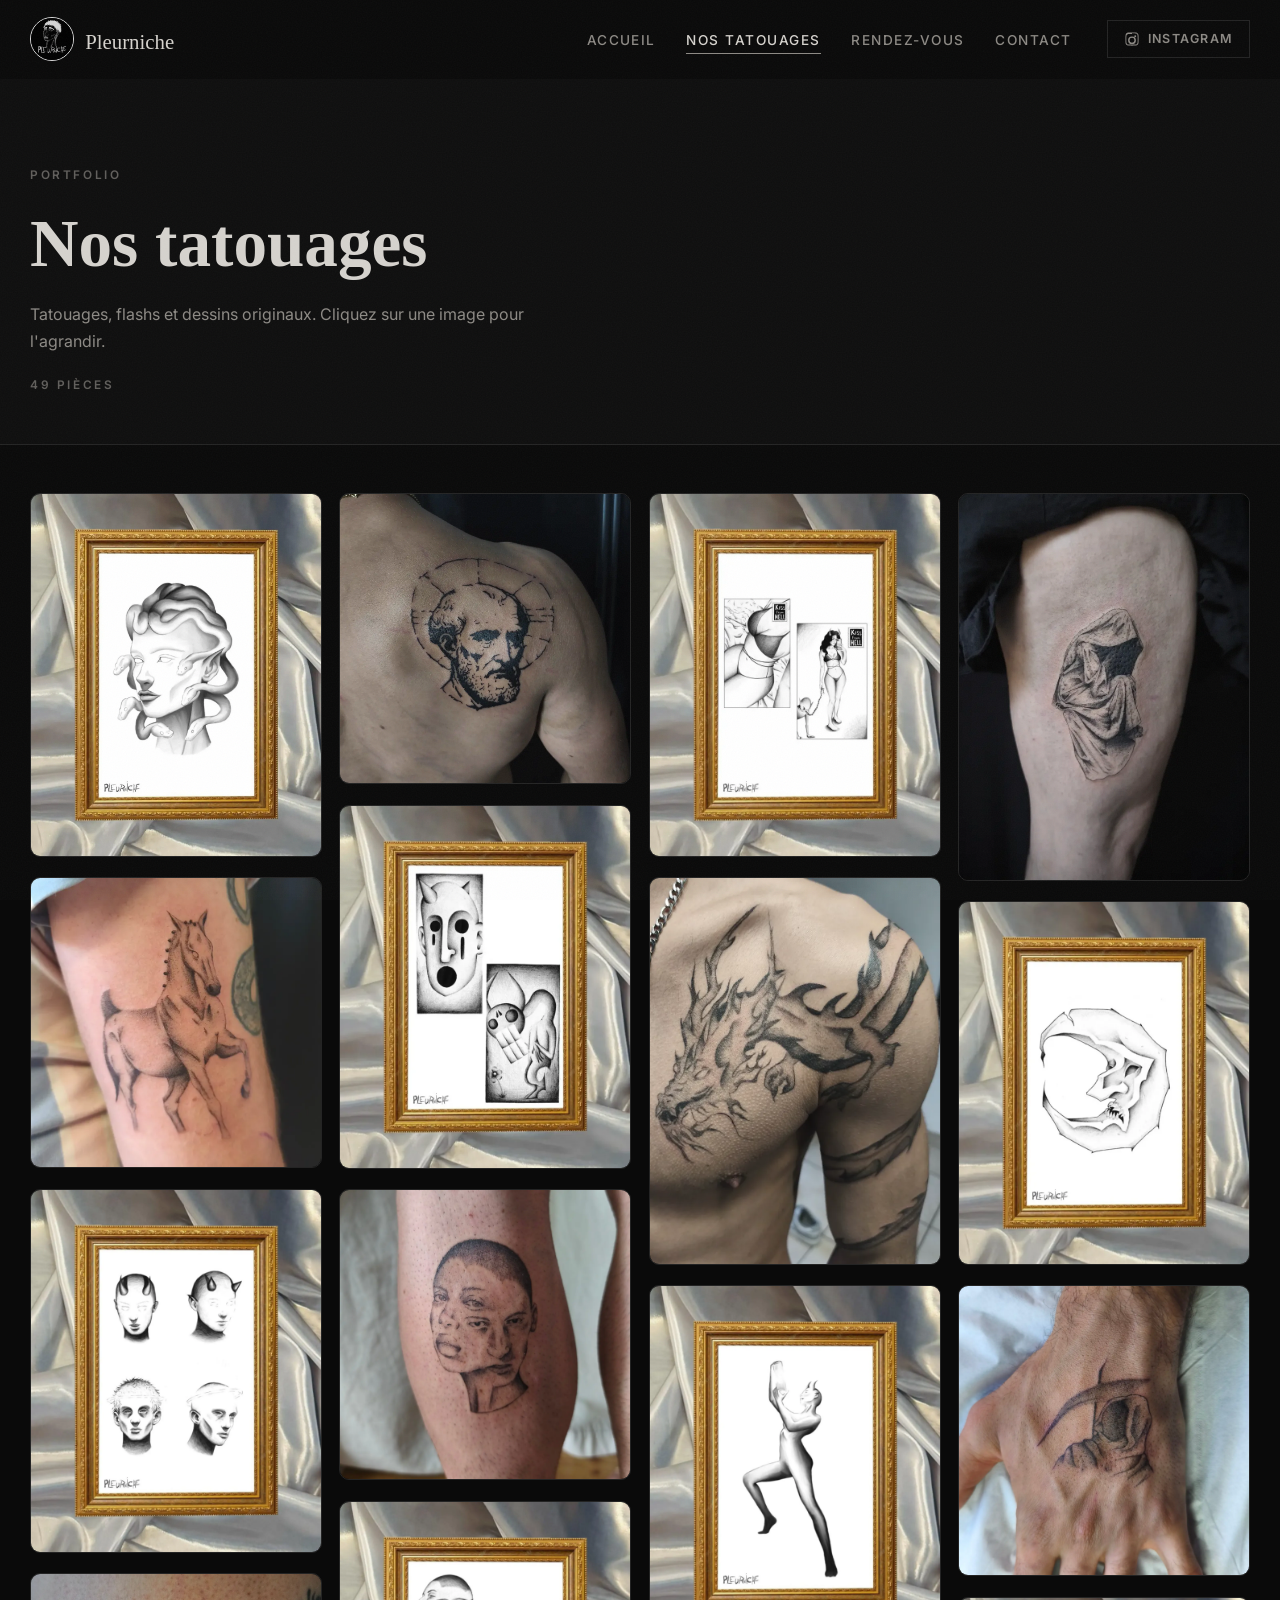
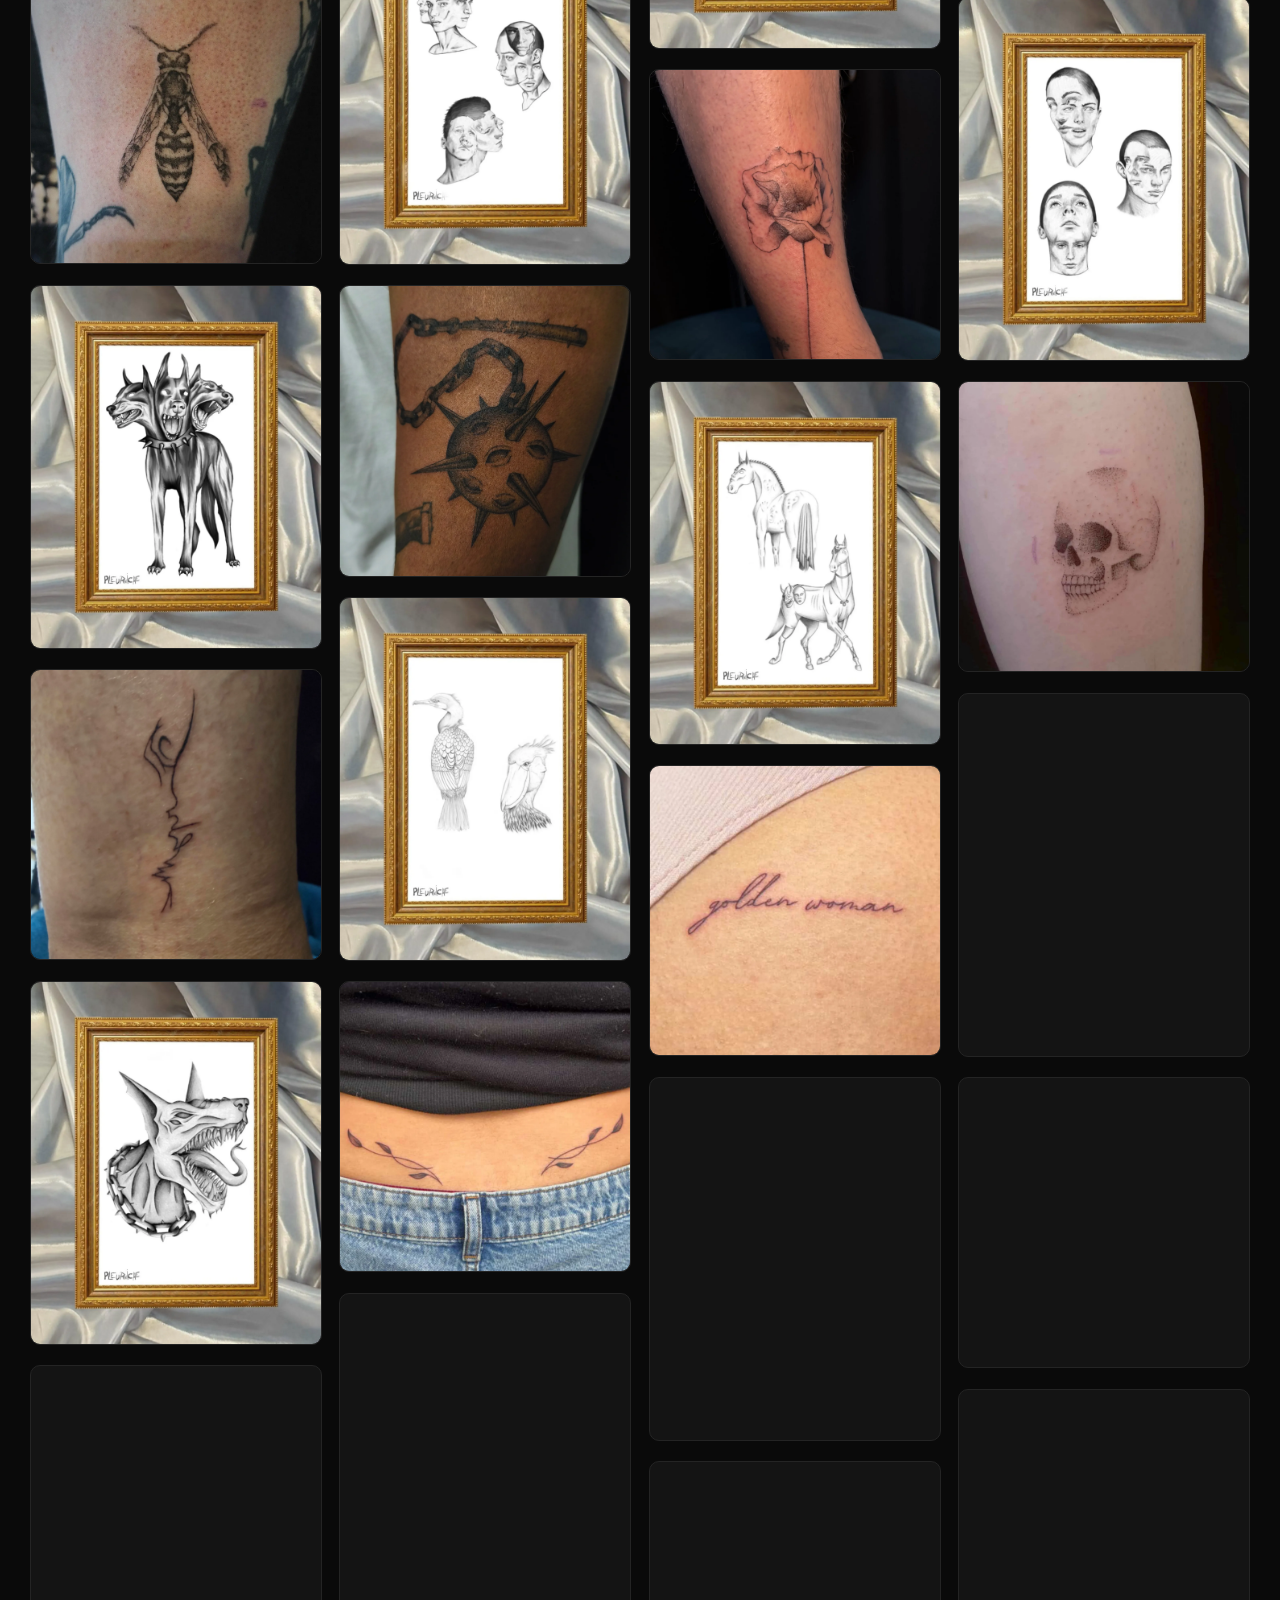
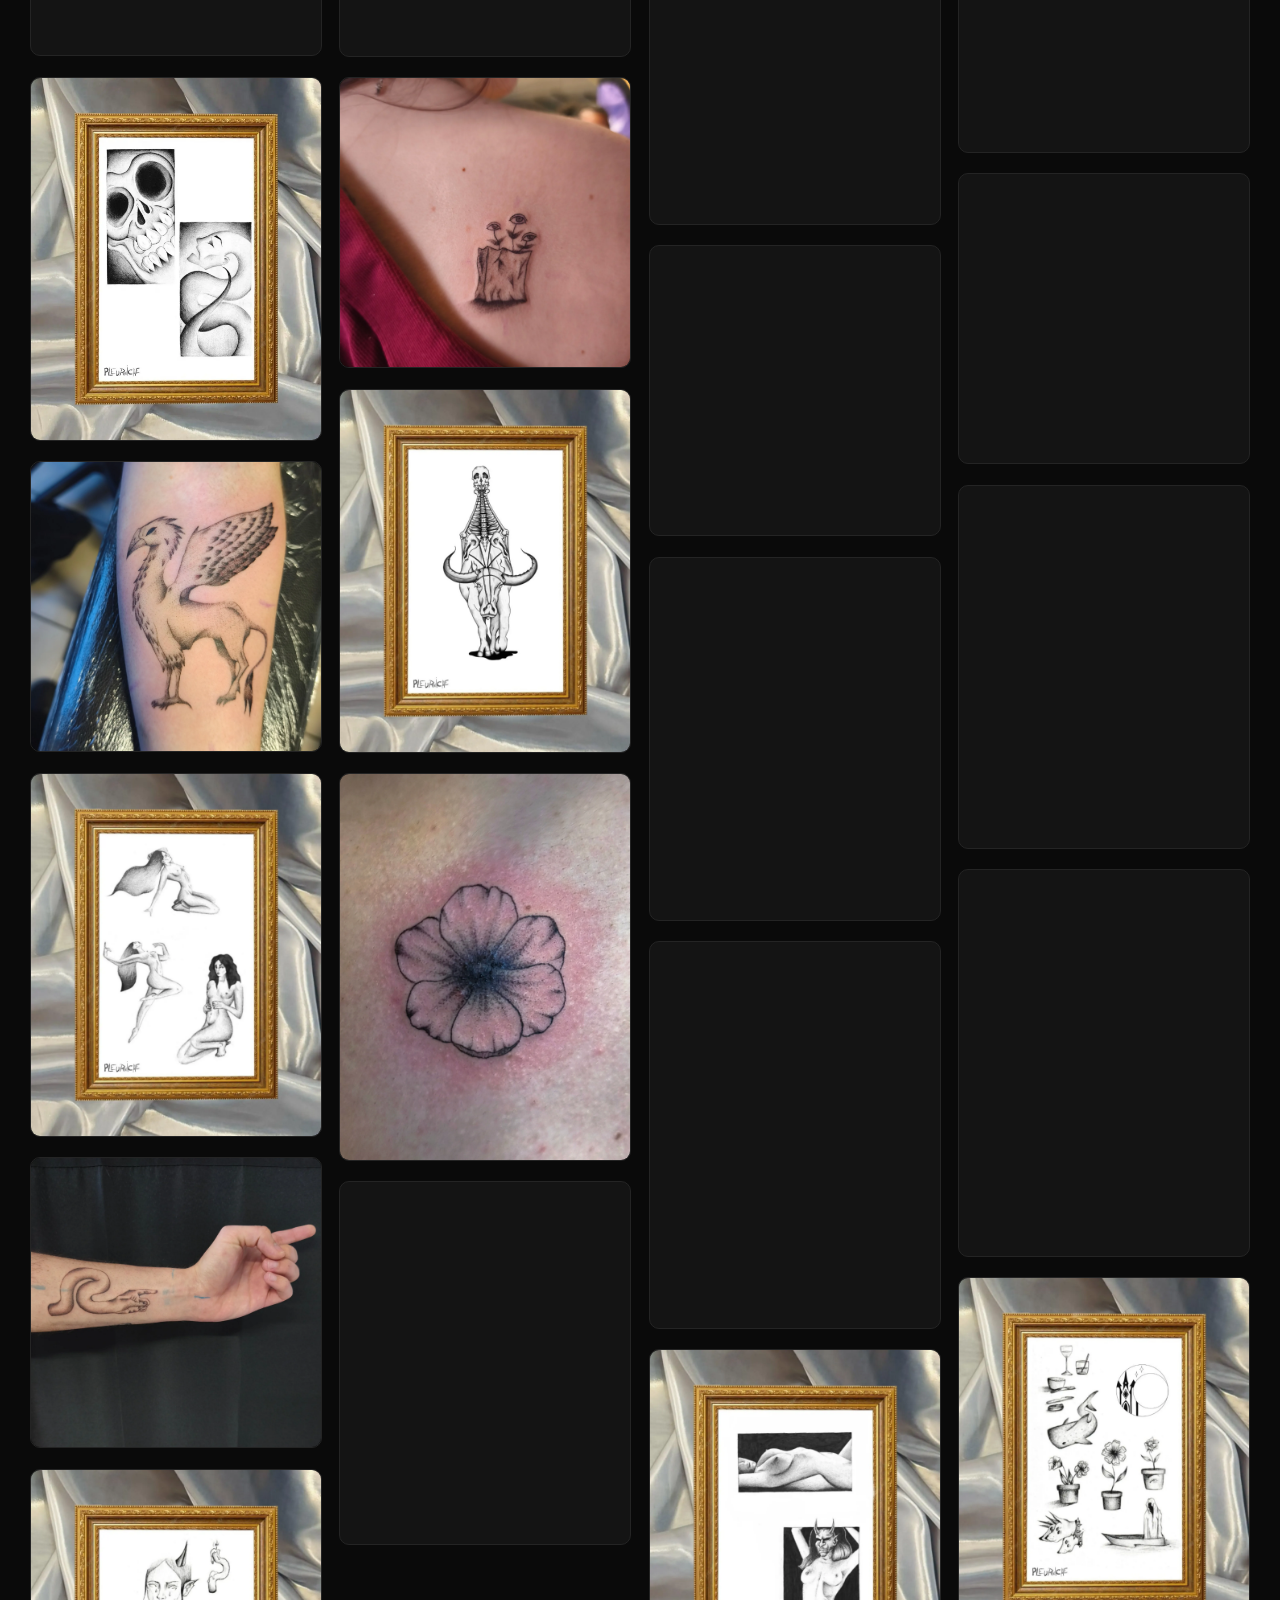
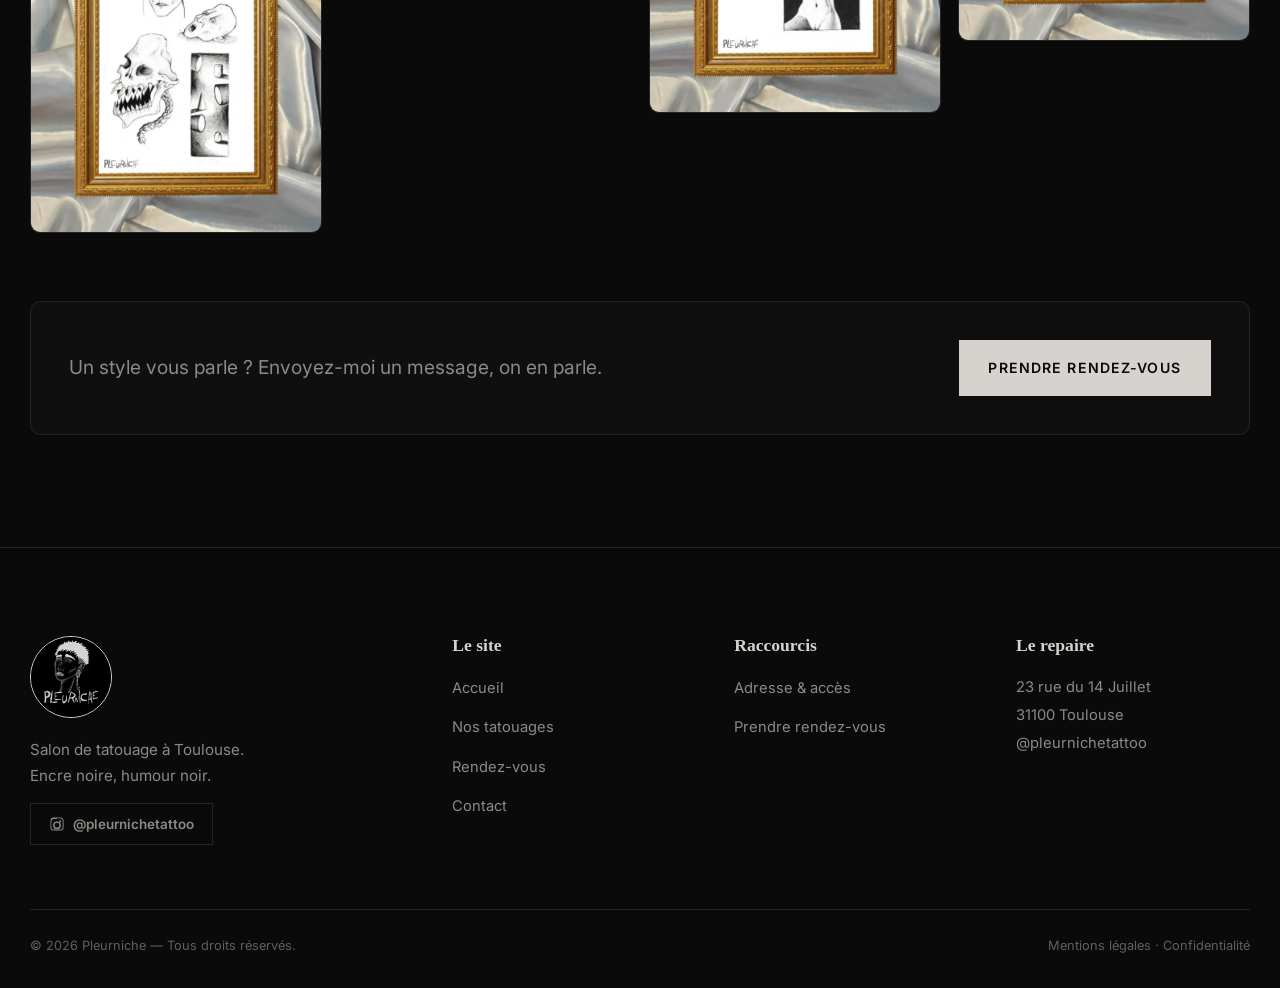
<file: tatouages.html>
<!doctype html>
<html lang="fr">
  <head>
    <meta charset="utf-8" />
    <meta name="viewport" content="width=device-width, initial-scale=1" />
    <title>Nos tatouages — Pleurniche, tatouage à Toulouse</title>
    <meta
      name="description"
      content="Les réalisations de Pleurniche, tatoueuse à Toulouse : blackwork, noir et gris, illustratif, flashs et dessins originaux."
    />
    <link rel="icon" href="images/logo.jpg" />

    <!-- Polices : titres = Permanent Marker (marqueur, dans l'esprit du logo) / texte = Inter -->
    <link rel="preconnect" href="https://fonts.googleapis.com" />
    <link rel="preconnect" href="https://fonts.gstatic.com" crossorigin />
    <link
      href="https://fonts.googleapis.com/css2?family=Inter:wght@400;500;600;700&family=Permanent+Marker&display=swap"
      rel="stylesheet"
    />

    <link rel="stylesheet" href="css/style.css" />
  </head>
  <body>
    <a class="skip-link" href="#contenu">Aller au contenu</a>

    <!-- ================= HEADER ================= -->
    <header class="header" id="header">
      <div class="header__inner">
        <a class="brand" href="index.html" aria-label="Pleurniche — accueil">
          <img src="images/logo.jpg" alt="" class="brand__logo" />
          <span class="brand__name">Pleurniche</span>
        </a>

        <nav class="nav" id="nav" aria-label="Navigation principale">
          <ul class="nav__list">
            <li>
<a class="nav__link" href="index.html">Accueil</a>
            </li>
            <li>
              <a
                class="nav__link is-active"
                href="tatouages.html"
                aria-current="page"
                >Nos tatouages</a
              >
            </li>
            <li>
              <a class="nav__link" href="rendez-vous.html">Rendez-vous</a>
            </li>
            <li><a class="nav__link" href="contact.html">Contact</a></li>
          </ul>
          <a
            class="nav__insta"
            href="https://www.instagram.com/pleurnichetattoo/"
            target="_blank"
            rel="noopener"
            aria-label="Instagram de Pleurniche (nouvel onglet)"
          >
            <svg viewBox="0 0 24 24" aria-hidden="true" focusable="false">
              <path
                d="M12 2.2c3.2 0 3.6 0 4.9.07 1.2.05 1.8.25 2.2.42.6.22 1 .48 1.4.9.4.4.7.8.9 1.4.2.4.4 1 .4 2.2.1 1.3.1 1.7.1 4.9s0 3.6-.1 4.9c0 1.2-.2 1.8-.4 2.2-.2.6-.5 1-.9 1.4-.4.4-.8.7-1.4.9-.4.2-1 .4-2.2.4-1.3.1-1.7.1-4.9.1s-3.6 0-4.9-.1c-1.2 0-1.8-.2-2.2-.4-.6-.2-1-.5-1.4-.9-.4-.4-.7-.8-.9-1.4-.2-.4-.4-1-.4-2.2C2.2 15.6 2.2 15.2 2.2 12s0-3.6.1-4.9c0-1.2.2-1.8.4-2.2.2-.6.5-1 .9-1.4.4-.4.8-.7 1.4-.9.4-.2 1-.4 2.2-.4C8.4 2.2 8.8 2.2 12 2.2m0 2.2c-3.1 0-3.5 0-4.7.07-.9 0-1.4.2-1.7.3-.4.2-.7.4-1 .7-.3.3-.5.6-.7 1-.1.3-.3.8-.3 1.7C3.5 8.5 3.5 8.9 3.5 12s0 3.5.1 4.7c0 .9.2 1.4.3 1.7.2.4.4.7.7 1 .3.3.6.5 1 .7.3.1.8.3 1.7.3 1.2.1 1.6.1 4.7.1s3.5 0 4.7-.1c.9 0 1.4-.2 1.7-.3.4-.2.7-.4 1-.7.3-.3.5-.6.7-1 .1-.3.3-.8.3-1.7.1-1.2.1-1.6.1-4.7s0-3.5-.1-4.7c0-.9-.2-1.4-.3-1.7-.2-.4-.4-.7-.7-1-.3-.3-.6-.5-1-.7-.3-.1-.8-.3-1.7-.3-1.2-.1-1.6-.1-4.7-.1zm0 3.7a5.9 5.9 0 1 1 0 11.8 5.9 5.9 0 0 1 0-11.8zm0 2.2a3.7 3.7 0 1 0 0 7.4 3.7 3.7 0 0 0 0-7.4zm6.2-2.5a1.4 1.4 0 1 1-2.8 0 1.4 1.4 0 0 1 2.8 0z"
              />
            </svg>
            <span>Instagram</span>
          </a>
        </nav>

        <button
          class="burger"
          id="burger"
          aria-expanded="false"
          aria-controls="nav"
          aria-label="Ouvrir le menu"
        >
          <span></span><span></span><span></span>
        </button>
      </div>
    </header>

    <main id="contenu">
      <!-- ================= EN-TÊTE DE PAGE ================= -->
      <section class="page-head">
        <div class="wrap">
          <p class="kicker">Portfolio</p>
          <h1 class="section-title">Nos tatouages</h1>
          <p class="section-sub">
            Tatouages, flashs et dessins originaux. Cliquez sur une image pour
            l'agrandir.
          </p>
          <p class="galerie__compte" id="galerieCompte" aria-live="polite"></p>
        </div>
      </section>

      <!-- ================= GALERIE =================
           Générée à partir de images/tatouages/galerie.json.
           Pour ajouter des images : les déposer dans images/tatouages/
           puis lancer « python outils/galerie.py ». -->
      <section class="galerie-section" aria-label="Galerie des réalisations">
        <div class="wrap">
          <ul class="galerie" id="galerie"></ul>
          <p class="galerie__etat" id="galerieEtat" hidden></p>

          <div class="cta reveal">
            <p>Un style vous parle&nbsp;? Envoyez-moi un message, on en parle.</p>
            <a class="btn btn--primary" href="rendez-vous.html">Prendre rendez-vous</a>
          </div>
        </div>
      </section>
    </main>

    <!-- ================= VISIONNEUSE ================= -->
    <div
      class="lightbox"
      id="lightbox"
      role="dialog"
      aria-modal="true"
      aria-label="Visionneuse d'images"
      hidden
    >
      <button class="lightbox__btn lightbox__close" type="button" aria-label="Fermer">
        <svg viewBox="0 0 24 24" aria-hidden="true"><path d="M6.4 5 12 10.6 17.6 5 19 6.4 13.4 12l5.6 5.6-1.4 1.4L12 13.4 6.4 19 5 17.6 10.6 12 5 6.4z"/></svg>
      </button>
      <button class="lightbox__btn lightbox__nav lightbox__nav--prev" type="button" aria-label="Image précédente">
        <svg viewBox="0 0 24 24" aria-hidden="true"><path d="M15 4l-8 8 8 8z"/></svg>
      </button>
      <figure class="lightbox__figure">
        <img class="lightbox__img" id="lightboxImg" alt="" />
        <figcaption class="lightbox__legende">
          <span id="lightboxAlt"></span>
          <span class="lightbox__compteur" id="lightboxCompteur"></span>
        </figcaption>
      </figure>
      <button class="lightbox__btn lightbox__nav lightbox__nav--next" type="button" aria-label="Image suivante">
        <svg viewBox="0 0 24 24" aria-hidden="true"><path d="M9 4l8 8-8 8z"/></svg>
      </button>
    </div>


    <!-- ================= FOOTER ================= -->
    <footer class="footer">
      <div class="wrap footer__grid">
        <div class="footer__brand">
          <img src="images/logo.jpg" alt="" class="footer__logo" />
          <p class="footer__baseline">
            Salon de tatouage à Toulouse.<br />Encre noire, humour noir.
          </p>
          <a
            class="insta-pill"
            href="https://www.instagram.com/pleurnichetattoo/"
            target="_blank"
            rel="noopener"
          >
            <svg viewBox="0 0 24 24" aria-hidden="true">
              <path
                d="M12 2.2c3.2 0 3.6 0 4.9.07 1.2.05 1.8.25 2.2.42.6.22 1 .48 1.4.9.4.4.7.8.9 1.4.2.4.4 1 .4 2.2.1 1.3.1 1.7.1 4.9s0 3.6-.1 4.9c0 1.2-.2 1.8-.4 2.2-.2.6-.5 1-.9 1.4-.4.4-.8.7-1.4.9-.4.2-1 .4-2.2.4-1.3.1-1.7.1-4.9.1s-3.6 0-4.9-.1c-1.2 0-1.8-.2-2.2-.4-.6-.2-1-.5-1.4-.9-.4-.4-.7-.8-.9-1.4-.2-.4-.4-1-.4-2.2C2.2 15.6 2.2 15.2 2.2 12s0-3.6.1-4.9c0-1.2.2-1.8.4-2.2.2-.6.5-1 .9-1.4.4-.4.8-.7 1.4-.9.4-.2 1-.4 2.2-.4C8.4 2.2 8.8 2.2 12 2.2m0 2.2c-3.1 0-3.5 0-4.7.07-.9 0-1.4.2-1.7.3-.4.2-.7.4-1 .7-.3.3-.5.6-.7 1-.1.3-.3.8-.3 1.7C3.5 8.5 3.5 8.9 3.5 12s0 3.5.1 4.7c0 .9.2 1.4.3 1.7.2.4.4.7.7 1 .3.3.6.5 1 .7.3.1.8.3 1.7.3 1.2.1 1.6.1 4.7.1s3.5 0 4.7-.1c.9 0 1.4-.2 1.7-.3.4-.2.7-.4 1-.7.3-.3.5-.6.7-1 .1-.3.3-.8.3-1.7.1-1.2.1-1.6.1-4.7s0-3.5-.1-4.7c0-.9-.2-1.4-.3-1.7-.2-.4-.4-.7-.7-1-.3-.3-.6-.5-1-.7-.3-.1-.8-.3-1.7-.3-1.2-.1-1.6-.1-4.7-.1zm0 3.7a5.9 5.9 0 1 1 0 11.8 5.9 5.9 0 0 1 0-11.8zm0 2.2a3.7 3.7 0 1 0 0 7.4 3.7 3.7 0 0 0 0-7.4zm6.2-2.5a1.4 1.4 0 1 1-2.8 0 1.4 1.4 0 0 1 2.8 0z"
              />
            </svg>
            @pleurnichetattoo
          </a>
        </div>

        <nav class="footer__col" aria-label="Pages du site">
          <h3>Le site</h3>
          <ul>
            <li><a href="index.html">Accueil</a></li>
            <li><a href="tatouages.html">Nos tatouages</a></li>
            <li><a href="rendez-vous.html">Rendez-vous</a></li>
            <li><a href="contact.html">Contact</a></li>
          </ul>
        </nav>

        <nav class="footer__col" aria-label="Raccourcis">
          <h3>Raccourcis</h3>
          <ul>
            <li><a href="contact.html#adresse">Adresse &amp; accès</a></li>
            <li><a href="rendez-vous.html">Prendre rendez-vous</a></li>
          </ul>
        </nav>

        <div class="footer__col">
          <h3>Le repaire</h3>
          <address>
            23 rue du 14 Juillet<br />
            31100 Toulouse<br />
            <a
              href="https://www.instagram.com/pleurnichetattoo/"
              target="_blank"
              rel="noopener"
              >@pleurnichetattoo</a
            >
          </address>
        </div>
      </div>

      <div class="wrap footer__bottom">
        <p>© <span id="year">2026</span> Pleurniche — Tous droits réservés.</p>
        <p class="footer__legal">
          <a href="#">Mentions légales</a> · <a href="#">Confidentialité</a>
        </p>
      </div>
    </footer>

    <script src="js/main.js"></script>
    <script src="js/galerie.js"></script>
  </body>
</html>
</file>
<file: css/style.css>
/* =====================================================================
   PLEURNICHE — Salon de tatouage, Toulouse
   Thème : sombre et mat. Aucun dégradé, aucune couleur vive.
   Les seules couleurs de la page viennent des photos.
   ===================================================================== */

/* ---------- 1. Variables ---------- */
:root{
  /* Les noirs, du plus profond au plus clair (aplats, pas de dégradés) */
  --noir-0:#0a0a0a;   /* fond de page */
  --noir-1:#0f0f0f;   /* sections alternées */
  --noir-2:#141414;   /* cartes */
  --noir-3:#191919;   /* cartes au survol */
  --noir-4:#242424;   /* bordures */
  --noir-5:#303030;   /* bordures au survol */
  --noir-6:#3d3d3d;   /* séparateurs clairs */

  /* Encres : blanc cassé terne, jamais de blanc pur */
  --encre:#d6d3ce;
  --encre-2:#8d8a85;
  --encre-3:#615f5c;

  /* Polices — changez ici pour tout le site.
     Alternatives titre : 'Caveat Brush', 'Amatic SC', 'Bungee',
     'Shadows Into Light', 'Titan One'. */
  --font-titre:'Permanent Marker', 'Trebuchet MS', cursive;
  --font-texte:'Inter', system-ui, -apple-system, 'Segoe UI', Roboto, sans-serif;

  --wrap:1220px;
  --radius:10px;
  --header-h:78px;
  --ease:cubic-bezier(.2,.7,.3,1);
}

/* ---------- 2. Base ---------- */
*,*::before,*::after{box-sizing:border-box;}
html{scroll-behavior:smooth;scroll-padding-top:calc(var(--header-h) + 20px);overflow-x:hidden;}
body{
  margin:0;
  font-family:var(--font-texte);
  font-size:16px;
  line-height:1.65;
  color:var(--encre);
  background:var(--noir-0);
  -webkit-font-smoothing:antialiased;
  overflow-x:hidden;
}
img{max-width:100%;display:block;}
a{color:inherit;text-decoration:none;}
ul{list-style:none;margin:0;padding:0;}
h1,h2,h3{margin:0;line-height:1.05;}
p{margin:0 0 1em;}
button{font:inherit;color:inherit;background:none;border:0;cursor:pointer;}

/* Grain : casse l'uniformité des aplats noirs (aucune couleur ajoutée) */
body::after{
  content:"";
  position:fixed;inset:0;
  pointer-events:none;z-index:9999;
  opacity:.035;
  background-image:url("data:image/svg+xml,%3Csvg xmlns='http://www.w3.org/2000/svg' width='200' height='200'%3E%3Cfilter id='n'%3E%3CfeTurbulence type='fractalNoise' baseFrequency='.8' numOctaves='3'/%3E%3C/filter%3E%3Crect width='200' height='200' filter='url(%23n)'/%3E%3C/svg%3E");
}

.wrap{width:min(100% - 2.5rem, var(--wrap));margin-inline:auto;}

.skip-link{
  position:absolute;left:-9999px;top:0;z-index:10000;
  background:var(--encre);color:var(--noir-0);padding:.7rem 1.2rem;font-weight:600;
}
.skip-link:focus{left:1rem;top:1rem;}

:focus-visible{outline:2px solid var(--encre);outline-offset:3px;border-radius:4px;}

/* ---------- 3. Typographie partagée ---------- */
.kicker{
  font-size:.74rem;
  font-weight:600;
  letter-spacing:.22em;
  text-transform:uppercase;
  color:var(--encre-3);
  margin:0 0 1.2rem;
}
.section-title{
  font-family:var(--font-titre);
  font-size:clamp(2.3rem,6vw,4.2rem);
  line-height:1.15;
  color:var(--encre);
}
.section-sub{
  max-width:52ch;margin-top:1.2rem;color:var(--encre-2);
}
.section-head{margin-bottom:clamp(2.5rem,5vw,4rem);}

/* Boutons */
.btn{
  display:inline-flex;align-items:center;justify-content:center;
  padding:.95rem 1.8rem;
  font-weight:600;font-size:.88rem;letter-spacing:.08em;text-transform:uppercase;
  border:1px solid transparent;
  transition:transform .25s var(--ease), background .25s, color .25s, border-color .25s;
}
.btn--primary{
  background:var(--encre);
  color:var(--noir-0);
}
.btn--primary:hover{background:#efece7;transform:translateY(-2px);}
.btn--ghost{
  border-color:var(--noir-5);color:var(--encre);
}
.btn--ghost:hover{border-color:var(--encre-3);background:var(--noir-2);transform:translateY(-2px);}

.link-arrow{
  display:inline-flex;align-items:center;gap:.45rem;
  font-size:.84rem;font-weight:600;letter-spacing:.06em;
  color:var(--encre-2);border-bottom:1px solid var(--noir-5);padding-bottom:.25rem;
  transition:color .2s, border-color .2s, gap .2s;
}
.link-arrow:hover{color:var(--encre);border-color:var(--encre-3);gap:.8rem;}

/* ---------- 4. Header ---------- */
.header{
  position:fixed;top:0;left:0;right:0;z-index:100;
  background:rgba(10,10,10,.82);
  backdrop-filter:blur(10px);
  border-bottom:1px solid transparent;
  transition:background .3s, border-color .3s;
}
.header.is-stuck{
  background:rgba(10,10,10,.96);
  border-bottom-color:var(--noir-4);
}
.header__inner{
  width:min(100% - 2.5rem, var(--wrap));margin-inline:auto;
  height:var(--header-h);
  display:flex;align-items:center;justify-content:space-between;gap:1.5rem;
}
.brand{display:flex;align-items:center;gap:.7rem;}
.brand__logo{
  width:44px;height:44px;border-radius:50%;object-fit:cover;
  filter:invert(1) grayscale(1);
  background:var(--noir-0);
  border:1px solid var(--noir-4);
}
.brand__name{
  font-family:var(--font-titre);
  font-size:1.3rem;
  padding-top:.35rem;
}

.nav{display:flex;align-items:center;gap:2.2rem;}
.nav__list{display:flex;align-items:center;gap:1.9rem;}
.nav__link{
  position:relative;font-size:.85rem;font-weight:500;letter-spacing:.11em;text-transform:uppercase;
  white-space:nowrap;
  color:var(--encre-2);transition:color .22s;
}
.nav__link::after{
  content:"";position:absolute;left:0;right:100%;bottom:-6px;height:1px;
  background:var(--encre-2);transition:right .3s var(--ease);
}
.nav__link:hover,.nav__link.is-active{color:var(--encre);}
.nav__link:hover::after,.nav__link.is-active::after{right:0;}

.nav__insta{
  display:inline-flex;align-items:center;gap:.5rem;
  padding:.5rem 1rem;
  border:1px solid var(--noir-4);
  font-size:.78rem;font-weight:600;letter-spacing:.1em;text-transform:uppercase;
  color:var(--encre-2);
  transition:border-color .25s, color .25s, background .25s;
}
.nav__insta svg{width:16px;height:16px;fill:currentColor;}
.nav__insta:hover{border-color:var(--noir-6);color:var(--encre);background:var(--noir-1);}

.burger{display:none;width:42px;height:42px;flex-direction:column;justify-content:center;gap:6px;align-items:center;}
.burger span{display:block;width:22px;height:2px;flex:0 0 2px;background:var(--encre);transition:transform .3s var(--ease),opacity .2s;}
.burger[aria-expanded="true"] span:nth-child(1){transform:translateY(8px) rotate(45deg);}
.burger[aria-expanded="true"] span:nth-child(2){opacity:0;}
.burger[aria-expanded="true"] span:nth-child(3){transform:translateY(-8px) rotate(-45deg);}

/* ---------- 5. Hero ---------- */
.hero{
  position:relative;
  padding:calc(var(--header-h) + clamp(3.5rem,8vw,7rem)) 0 clamp(175px,25vw,340px);
  min-height:min(100svh,900px);
  display:flex;align-items:center;
  background:var(--noir-1);
  overflow:visible;
}
/* Visuel de fond : la photo reste lisible à droite, le texte garde
   un fond quasi opaque à gauche. */
.hero__media{position:absolute;inset:0;overflow:hidden;z-index:0;}
.hero__media img{
  width:100%;height:100%;object-fit:cover;object-position:center 35%;
  filter:grayscale(.35) contrast(1.05) brightness(.8);
}
.hero__media::after{
  content:"";position:absolute;inset:0;
  background:
    linear-gradient(90deg, var(--noir-1) 0%, rgba(15,15,15,.92) 38%, rgba(15,15,15,.55) 100%),
    linear-gradient(0deg, var(--noir-1) 1%, rgba(15,15,15,0) 35%),
    linear-gradient(180deg, rgba(10,10,10,.85) 0%, rgba(10,10,10,0) 22%);
}

.hero__content{
  position:relative;z-index:2;
  width:min(100% - 2.5rem, var(--wrap));margin-inline:auto;
  max-width:900px;
}
.hero__title{
  font-family:var(--font-titre);
  font-size:clamp(2.4rem,7.5vw,5.6rem);
  line-height:1.18;
  color:var(--encre);
  margin:0 0 1.8rem;
}
.hero__title-line{display:block;}
.hero__title-line--out{margin-left:clamp(.5rem,4vw,3rem);}
.hero__title .ink{color:var(--encre-2);}
.hero__text{
  max-width:56ch;color:var(--encre-2);font-size:clamp(1rem,1.4vw,1.1rem);
  margin-bottom:2.2rem;
}
.hero__actions{display:flex;flex-wrap:wrap;gap:1rem;}

/* ---------- 6. Bande de réalisations (déborde du cadre) ---------- */
.showcase{
  position:absolute;left:0;right:0;bottom:0;z-index:5;
  transform:translateY(34%);
  overflow-x:auto;
  overflow-y:hidden;
  cursor:grab;
  scrollbar-width:none;              /* la barre est masquée : on fait glisser */
  -ms-overflow-style:none;
  overscroll-behavior-x:contain;     /* ne déclenche pas le "retour" du navigateur */
  touch-action:pan-x pan-y;
  user-select:none;                  /* un glissé rapide ne selectionne rien */
  -webkit-user-select:none;
}
.showcase,.shot,.shot img{-webkit-user-drag:none;}
.showcase::-webkit-scrollbar{display:none;}
.showcase.is-dragging{cursor:grabbing;}
.showcase.is-dragging .shot{transition:none;}
.showcase:focus-visible{outline:2px solid var(--encre);outline-offset:-2px;}
.showcase__track{
  display:flex;gap:clamp(.9rem,1.6vw,1.6rem);
  width:max-content;
  padding:2rem 1rem;
}
.shot{
  margin:0;flex:0 0 auto;
  width:clamp(165px,21vw,300px);
  aspect-ratio:3/4;
  border-radius:var(--radius);
  overflow:hidden;
  border:1px solid var(--noir-4);
  background:var(--noir-2);
  box-shadow:0 22px 40px -24px #000;
  transition:transform .4s var(--ease), border-color .3s;
}
.shot img{width:100%;height:100%;object-fit:cover;user-select:none;-webkit-user-drag:none;pointer-events:none;}
.shot:nth-child(odd){transform:rotate(-1.6deg) translateY(10px);}
.shot:nth-child(even){transform:rotate(1.4deg) translateY(-10px);}
.shot:nth-child(3n){width:clamp(185px,23vw,330px);}
.shot:hover{transform:rotate(0) translateY(-12px) scale(1.03);border-color:var(--noir-6);}

/* ---------- 7. Infos / adresse ---------- */
.infos{
  position:relative;
  padding:clamp(205px,27vw,345px) 0 clamp(4rem,9vw,7rem);
  background:var(--noir-0);
}
.infos__grid{
  display:grid;grid-template-columns:repeat(2,1fr);
  gap:clamp(1rem,1.8vw,1.6rem);
}
.card{
  position:relative;
  padding:clamp(1.6rem,2.4vw,2.2rem);
  border-radius:var(--radius);
  border:1px solid var(--noir-4);
  background:var(--noir-1);
  transition:border-color .3s, background .3s, transform .35s var(--ease);
}
.card:hover{background:var(--noir-2);border-color:var(--noir-5);transform:translateY(-4px);}
.card--wide{grid-column:span 2;}
.card__icon{
  width:40px;height:40px;border-radius:8px;margin-bottom:1.2rem;
  display:grid;place-items:center;
  background:var(--noir-2);
  border:1px solid var(--noir-4);
}
.card__icon svg{width:19px;height:19px;fill:var(--encre-2);}
.card__title{
  font-family:var(--font-titre);font-size:1.45rem;line-height:1.25;margin-bottom:1rem;
}
.card__text{color:var(--encre-2);margin-bottom:1.1rem;}
.card__text a:hover{color:var(--encre);text-decoration:underline;}

.checks{display:grid;grid-template-columns:repeat(2,1fr);gap:.9rem 2rem;}
.checks li{
  position:relative;padding-left:1.6rem;color:var(--encre-2);font-size:.95rem;
}
.checks li::before{
  content:"";position:absolute;left:0;top:.62em;
  width:7px;height:7px;background:var(--encre-3);
}
.checks b{color:var(--encre);font-weight:600;}

/* Carte Google Maps */
.map{
  margin:clamp(1rem,1.8vw,1.6rem) 0 0;
  border:1px solid var(--noir-4);
  border-radius:var(--radius);
  overflow:hidden;
  background:var(--noir-1);
}
.map iframe{
  display:block;width:100%;
  height:clamp(260px,34vw,420px);
  border:0;
  /* Couleurs Google Maps d'origine : les clients les reconnaissent tout de
     suite. Juste une pointe de retenue pour ne pas éblouir sur fond noir. */
  filter:saturate(.92) brightness(.97);
}
.map figcaption{
  display:flex;flex-wrap:wrap;align-items:center;justify-content:space-between;gap:1rem;
  padding:1.1rem clamp(1.2rem,2vw,1.8rem);
  border-top:1px solid var(--noir-4);
  font-size:.9rem;color:var(--encre-2);
}

/* ---------- 8. Appel à l'action ---------- */
.cta{
  margin-top:clamp(1rem,1.8vw,1.6rem);
  display:flex;flex-wrap:wrap;align-items:center;justify-content:space-between;gap:1.5rem;
  padding:clamp(1.6rem,3vw,2.4rem);
  border:1px solid var(--noir-4);border-radius:var(--radius);
  background:var(--noir-1);
}
.cta p{margin:0;font-size:clamp(1.05rem,2vw,1.2rem);color:var(--encre-2);}

/* ---------- 8b. Page « Nos tatouages » ---------- */
.page-head{
  padding:calc(var(--header-h) + clamp(3rem,7vw,5.5rem)) 0 clamp(2rem,4vw,3rem);
  background:var(--noir-1);
  border-bottom:1px solid var(--noir-4);
}
.galerie__compte{
  margin:1.4rem 0 0;
  font-size:.74rem;font-weight:600;letter-spacing:.22em;text-transform:uppercase;
  color:var(--encre-3);
}
.galerie-section{
  padding:clamp(2rem,4vw,3rem) 0 clamp(4rem,9vw,7rem);
  background:var(--noir-0);
}

/* Mosaïque : chaque image garde ses proportions (portrait, carré...) et
   l'ordre de lecture reste gauche → droite. Chaque case s'étend sur autant
   de rangées de 4px que sa hauteur l'exige (calcul dans js/galerie.js). */
.galerie{
  --gap:clamp(.8rem,1.4vw,1.2rem);
  display:grid;
  grid-template-columns:repeat(auto-fill,minmax(min(100%,270px),1fr));
  grid-auto-rows:4px;
  grid-auto-flow:dense;   /* chaque image monte au plus haut de SA colonne (imposée en JS) */
  column-gap:var(--gap);
  align-items:start;
}
.galerie__item{padding-bottom:var(--gap);}   /* tient lieu d'écart vertical */
.galerie__btn{
  display:block;width:100%;padding:0;
  border:1px solid var(--noir-4);
  border-radius:var(--radius);
  overflow:hidden;
  background:var(--noir-2);
  cursor:zoom-in;
  transition:border-color .3s;
}
/* Réserve une hauteur tant que l'image n'est pas chargée : évite que
   la mosaïque ne saute pendant le chargement. */
.galerie__btn:not(.is-loaded){aspect-ratio:4/5;}
.galerie__btn img{
  width:100%;height:auto;
  opacity:0;
  transition:opacity .5s var(--ease), transform .5s var(--ease);
}
.galerie__btn.is-loaded img{opacity:1;}
.galerie__btn:hover{border-color:var(--noir-6);}
.galerie__btn:hover img{transform:scale(1.03);}
.galerie__btn:focus-visible{outline:2px solid var(--encre);outline-offset:3px;}

.galerie__etat{
  padding:3rem 0;text-align:center;color:var(--encre-2);
}
.galerie-section .cta{margin-top:clamp(2rem,4vw,3rem);}

/* Visionneuse plein écran */
.lightbox{
  position:fixed;inset:0;z-index:500;
  display:flex;align-items:center;justify-content:center;
  padding:clamp(3.5rem,6vw,4.5rem) clamp(.8rem,5vw,5rem);
  background:rgba(6,6,6,.96);
  animation:lb-in .25s var(--ease);
}
.lightbox[hidden]{display:none;}
@keyframes lb-in{from{opacity:0;}to{opacity:1;}}

.lightbox__figure{
  margin:0;max-width:100%;max-height:100%;
  display:flex;flex-direction:column;align-items:center;gap:.9rem;
}
.lightbox__img{
  max-width:100%;
  max-height:calc(100svh - 9rem);
  width:auto;height:auto;
  object-fit:contain;
  border-radius:6px;
  user-select:none;-webkit-user-drag:none;
}
.lightbox__legende{
  display:flex;flex-wrap:wrap;justify-content:center;gap:.4rem 1.2rem;
  max-width:70ch;text-align:center;
  font-size:.88rem;color:var(--encre-2);
}
.lightbox__compteur{color:var(--encre-3);font-variant-numeric:tabular-nums;letter-spacing:.08em;}

.lightbox__btn{
  position:absolute;z-index:2;
  width:46px;height:46px;
  display:grid;place-items:center;
  border:1px solid var(--noir-5);
  background:var(--noir-1);
  transition:border-color .25s, background .25s;
}
.lightbox__btn svg{width:18px;height:18px;fill:var(--encre-2);}
.lightbox__btn:hover{border-color:var(--noir-6);background:var(--noir-3);}
.lightbox__btn:hover svg{fill:var(--encre);}
.lightbox__close{top:1rem;right:1rem;}
.lightbox__nav{top:50%;transform:translateY(-50%);}
.lightbox__nav--prev{left:1rem;}
.lightbox__nav--next{right:1rem;}
.lightbox__nav[hidden]{display:none;}

@media (max-width:640px){
  .galerie{grid-template-columns:repeat(2,1fr);}
  /* sur mobile : flèches en bas, l'image garde toute la largeur */
  .lightbox__nav{top:auto;bottom:1rem;transform:none;}
  .lightbox__nav--prev{left:calc(50% - 56px);}
  .lightbox__nav--next{right:calc(50% - 56px);}
  .lightbox__img{max-height:calc(100svh - 12rem);}
}

/* ---------- 8c. Pages Contact & Rendez-vous ---------- */
.page-section{
  padding:clamp(2.5rem,5vw,4rem) 0 clamp(4rem,8vw,6rem);
  background:var(--noir-0);
}
.page-section--alt{background:var(--noir-1);border-top:1px solid var(--noir-4);}
.page-section .map,.page-section .cta{margin-top:clamp(1rem,1.8vw,1.6rem);}

/* Titre présent pour les lecteurs d'écran seulement */
.visually-hidden{
  position:absolute;width:1px;height:1px;padding:0;margin:-1px;
  overflow:hidden;clip:rect(0 0 0 0);white-space:nowrap;border:0;
}

/* Contact : carte Instagram mise en avant */
.contact-insta .card__text{max-width:60ch;}
.contact-insta__actions{display:flex;flex-wrap:wrap;gap:1rem;}

/* Rendez-vous : les 4 étapes */
.etapes{
  list-style:none;margin:0;padding:0;
  display:grid;grid-template-columns:repeat(4,1fr);
  gap:clamp(1rem,1.8vw,1.6rem);
}
.etape{
  position:relative;
  padding:clamp(1.5rem,2.2vw,2rem);
  border:1px solid var(--noir-4);border-radius:var(--radius);
  background:var(--noir-1);
}
.etape__num{
  display:block;
  font-family:var(--font-titre);
  font-size:clamp(2.6rem,4vw,3.4rem);line-height:1;
  color:var(--noir-6);
  margin-bottom:1rem;
}
.etape__titre{
  font-family:var(--font-titre);font-size:1.35rem;line-height:1.25;
  margin-bottom:.7rem;
}
.etape p{margin:0;color:var(--encre-2);font-size:.95rem;}

@media (max-width:1000px){
  .etapes{grid-template-columns:repeat(2,1fr);}
}
@media (max-width:640px){
  .etapes{grid-template-columns:1fr;}
  .contact-insta__actions .btn{flex:1 1 100%;}
}

/* ---------- 9. Footer ---------- */
.footer{
  padding:clamp(3.5rem,7vw,5.5rem) 0 2rem;
  border-top:1px solid var(--noir-4);
  background:var(--noir-0);
}
.footer__grid{
  display:grid;grid-template-columns:1.6fr 1fr 1fr 1fr;
  gap:clamp(2rem,4vw,3rem);
  padding-bottom:clamp(2.5rem,5vw,4rem);
  border-bottom:1px solid var(--noir-4);
}
.footer__logo{
  width:82px;height:82px;border-radius:50%;object-fit:cover;
  filter:invert(1) grayscale(1);background:var(--noir-0);border:1px solid var(--noir-4);
  margin-bottom:1.2rem;
}
.footer__baseline{color:var(--encre-2);font-size:.95rem;}
.insta-pill{
  display:inline-flex;align-items:center;gap:.55rem;
  padding:.55rem 1.1rem;
  border:1px solid var(--noir-4);
  font-size:.84rem;font-weight:600;color:var(--encre-2);
  transition:border-color .25s, color .25s, background .25s;
}
.insta-pill svg{width:16px;height:16px;fill:currentColor;}
.insta-pill:hover{border-color:var(--noir-6);color:var(--encre);background:var(--noir-1);}

.footer__col h3{
  font-family:var(--font-titre);font-size:1.1rem;margin-bottom:1.2rem;
}
.footer__col ul{display:flex;flex-direction:column;gap:.65rem;}
.footer__col a,.footer__col address{color:var(--encre-2);font-size:.92rem;font-style:normal;line-height:1.9;}
.footer__col a{transition:color .2s,padding-left .2s;}
.footer__col a:hover{color:var(--encre);padding-left:4px;}

.footer__bottom{
  display:flex;flex-wrap:wrap;justify-content:space-between;gap:1rem;
  padding-top:1.6rem;
  font-size:.8rem;color:var(--encre-3);
}
.footer__bottom p{margin:0;}
.footer__legal a:hover{color:var(--encre-2);}

/* ---------- 10. Apparition au scroll ---------- */
.reveal{opacity:0;transform:translateY(22px);transition:opacity .7s var(--ease), transform .7s var(--ease);}
.reveal.is-visible{opacity:1;transform:none;}

/* ---------- 11. Responsive ---------- */
/* Barre de nav resserrée avant de passer au burger */
@media (max-width:1080px){
  .nav{gap:1.3rem;}
  .nav__list{gap:1.15rem;}
  .nav__link{font-size:.78rem;letter-spacing:.06em;}
  .nav__insta span{display:none;}
  .nav__insta{padding:.5rem .7rem;}
}

@media (max-width:1000px){
  .footer__grid{grid-template-columns:1fr 1fr;}
}

@media (max-width:820px){
  .burger{display:flex;}
  .nav{
    position:fixed;inset:var(--header-h) 0 auto 0;
    flex-direction:column;align-items:flex-start;gap:1.4rem;
    padding:2rem 1.6rem 2.4rem;
    background:var(--noir-0);
    border-bottom:1px solid var(--noir-4);
    transform:translateY(-120%);
    transition:transform .4s var(--ease);
    max-height:calc(100svh - var(--header-h));overflow-y:auto;
  }
  .nav.is-open{transform:translateY(0);}
  .nav__list{flex-direction:column;align-items:flex-start;gap:1.3rem;width:100%;}
  .nav__link{font-size:1.05rem;}
  .hero__media::after{
    background:
      linear-gradient(90deg, rgba(15,15,15,.94) 0%, rgba(15,15,15,.8) 100%),
      linear-gradient(0deg, var(--noir-1) 1%, rgba(15,15,15,0) 35%),
      linear-gradient(180deg, rgba(10,10,10,.85) 0%, rgba(10,10,10,0) 22%);
  }
  .showcase{transform:translateY(36%);}
  .hero{padding-bottom:clamp(165px,34vw,230px);}
}

@media (max-width:640px){
  .infos__grid{grid-template-columns:1fr;}
  .card--wide{grid-column:span 1;}
  .checks{grid-template-columns:1fr;}
  .footer__grid{grid-template-columns:1fr;}
  .hero__actions .btn{flex:1 1 100%;}
  .cta{flex-direction:column;align-items:flex-start;}
}

/* ---------- 12. Accessibilité mouvement ---------- */
@media (prefers-reduced-motion:reduce){
  *,*::before,*::after{animation-duration:.001ms !important;animation-iteration-count:1 !important;transition-duration:.001ms !important;scroll-behavior:auto !important;}
  .reveal{opacity:1;transform:none;}
}
</file>
